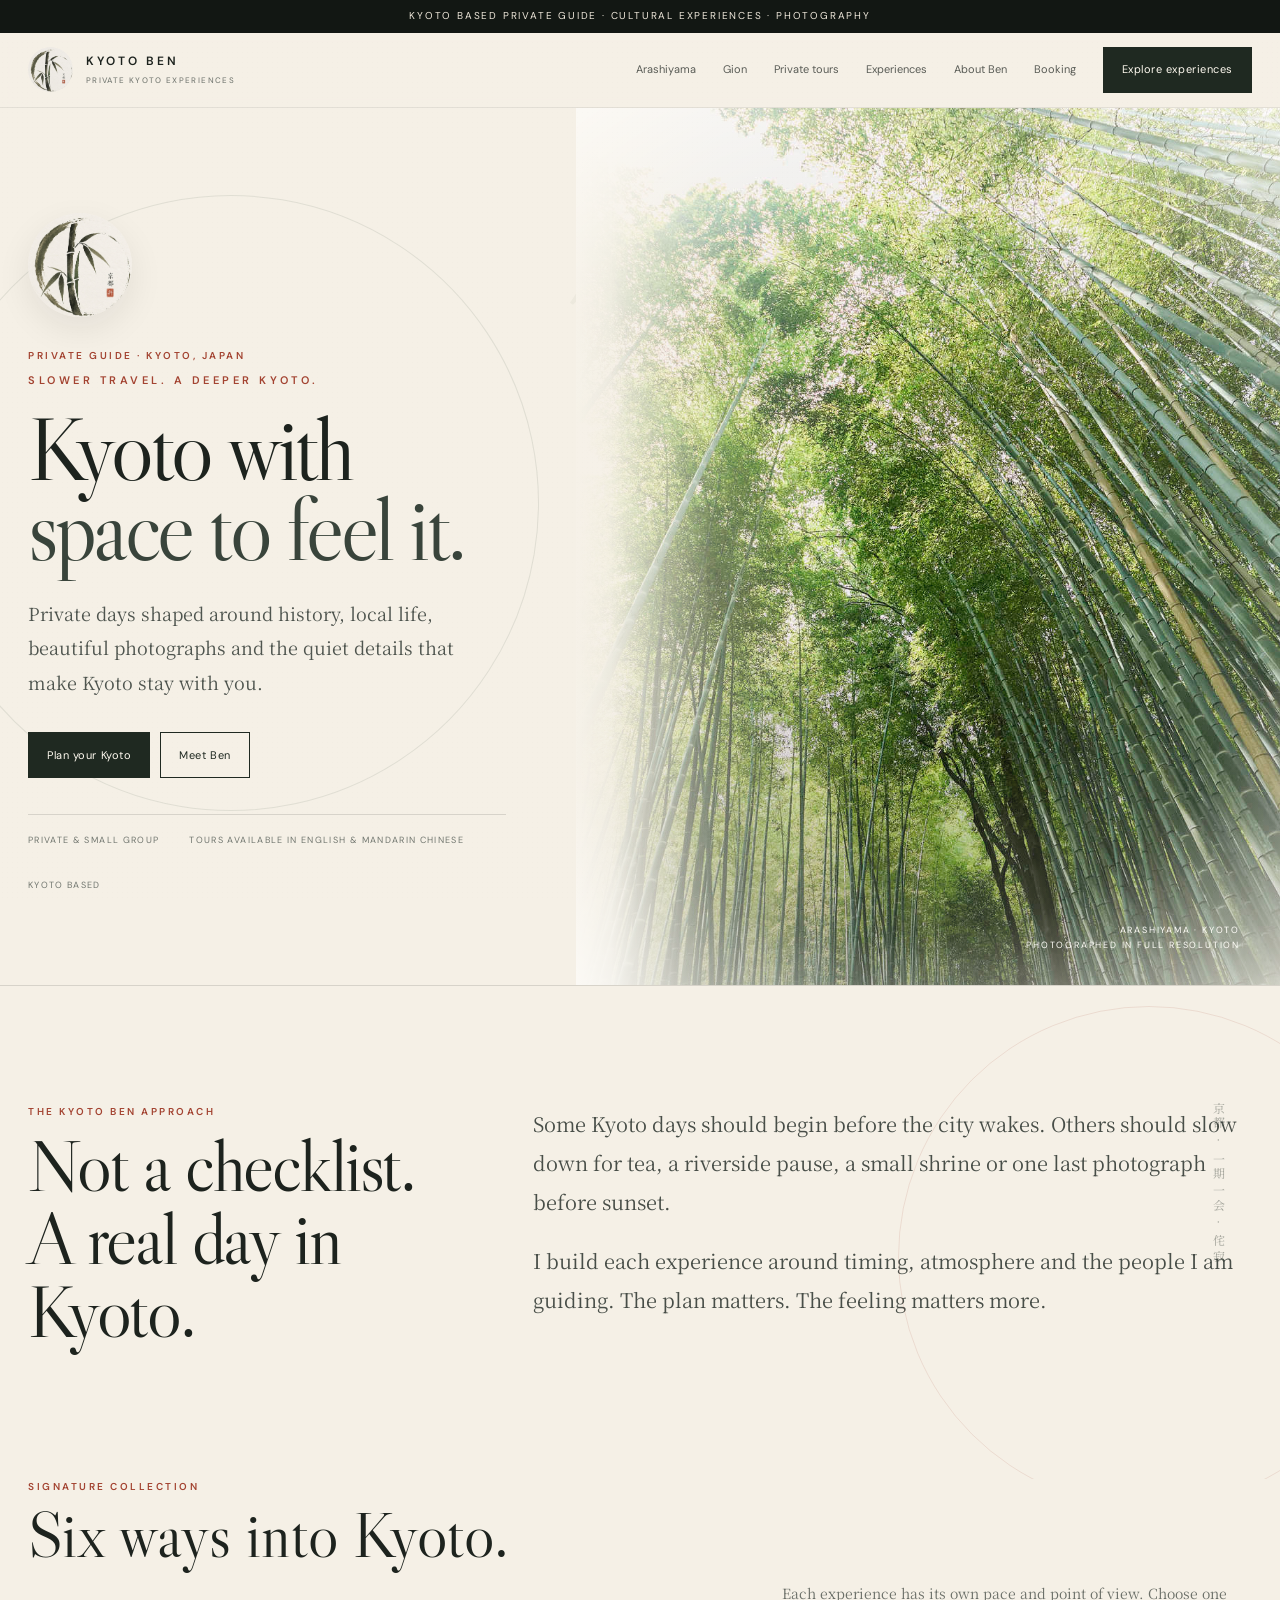
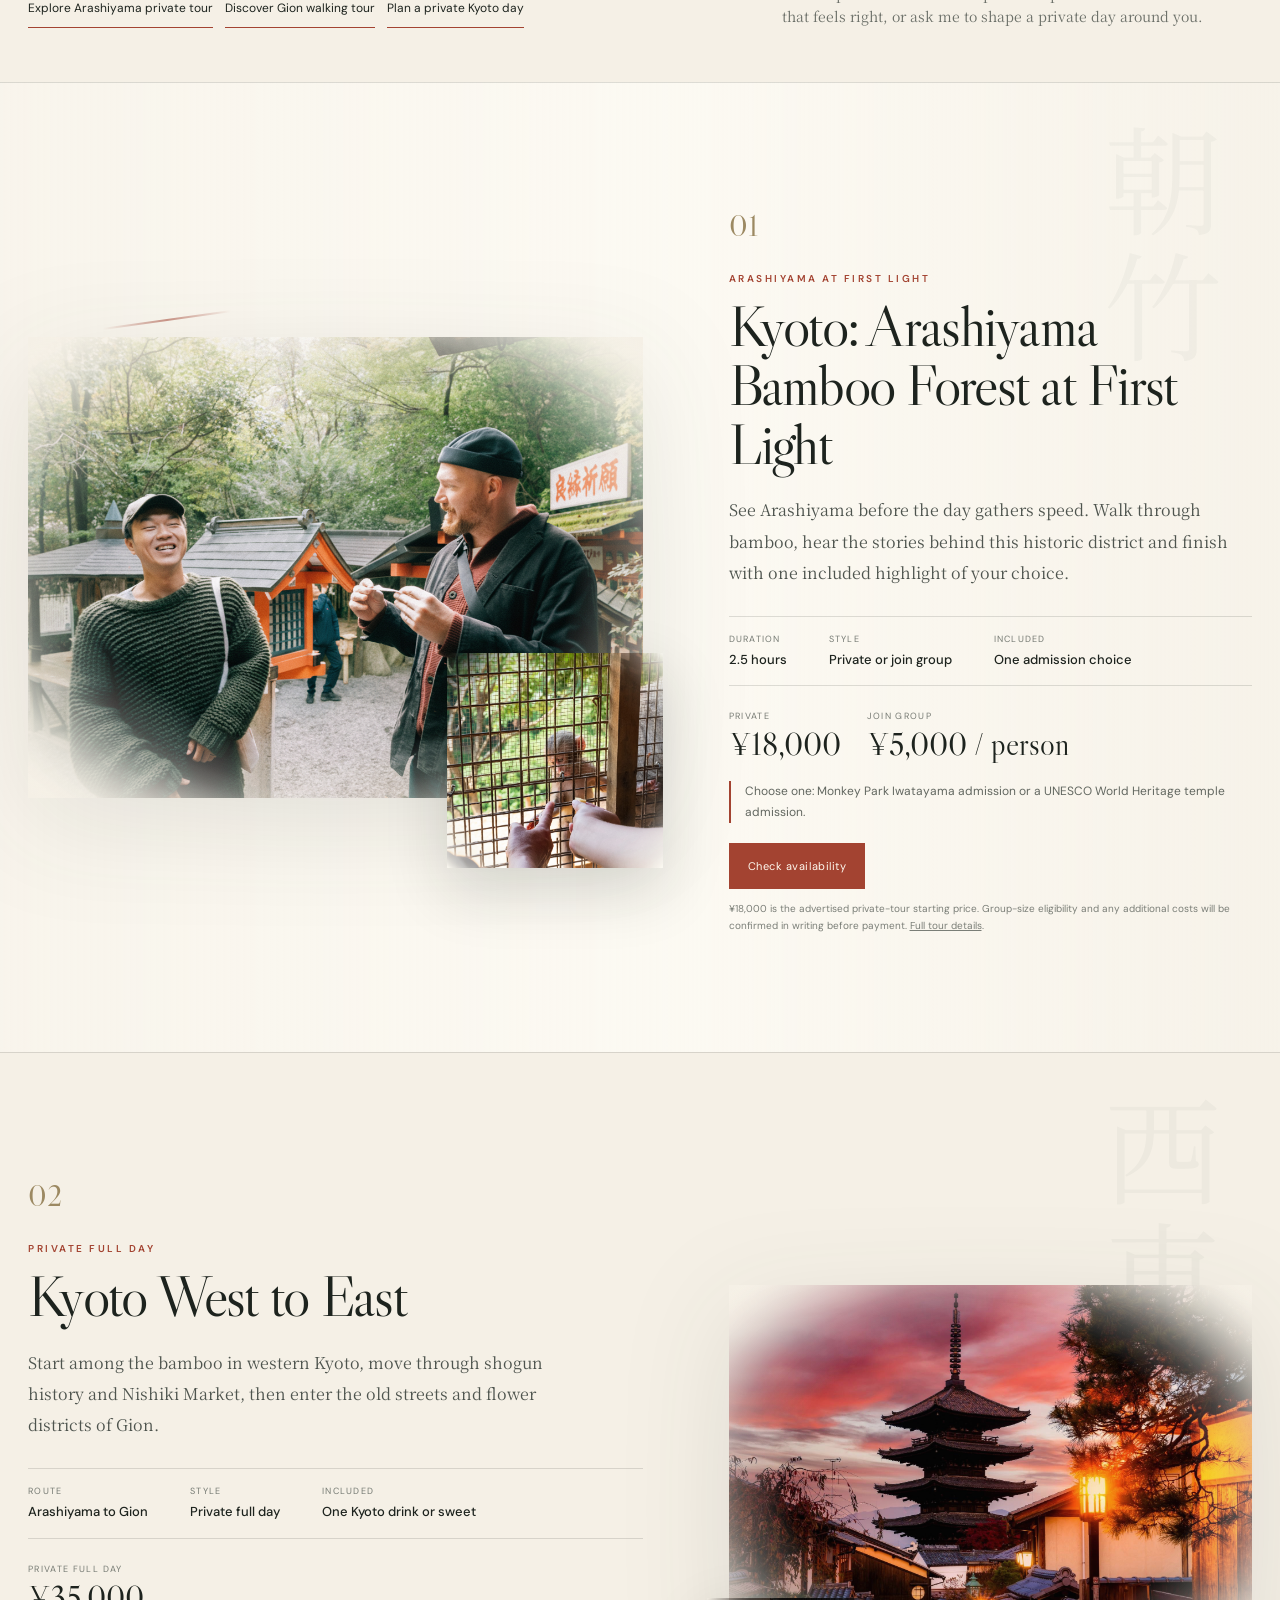
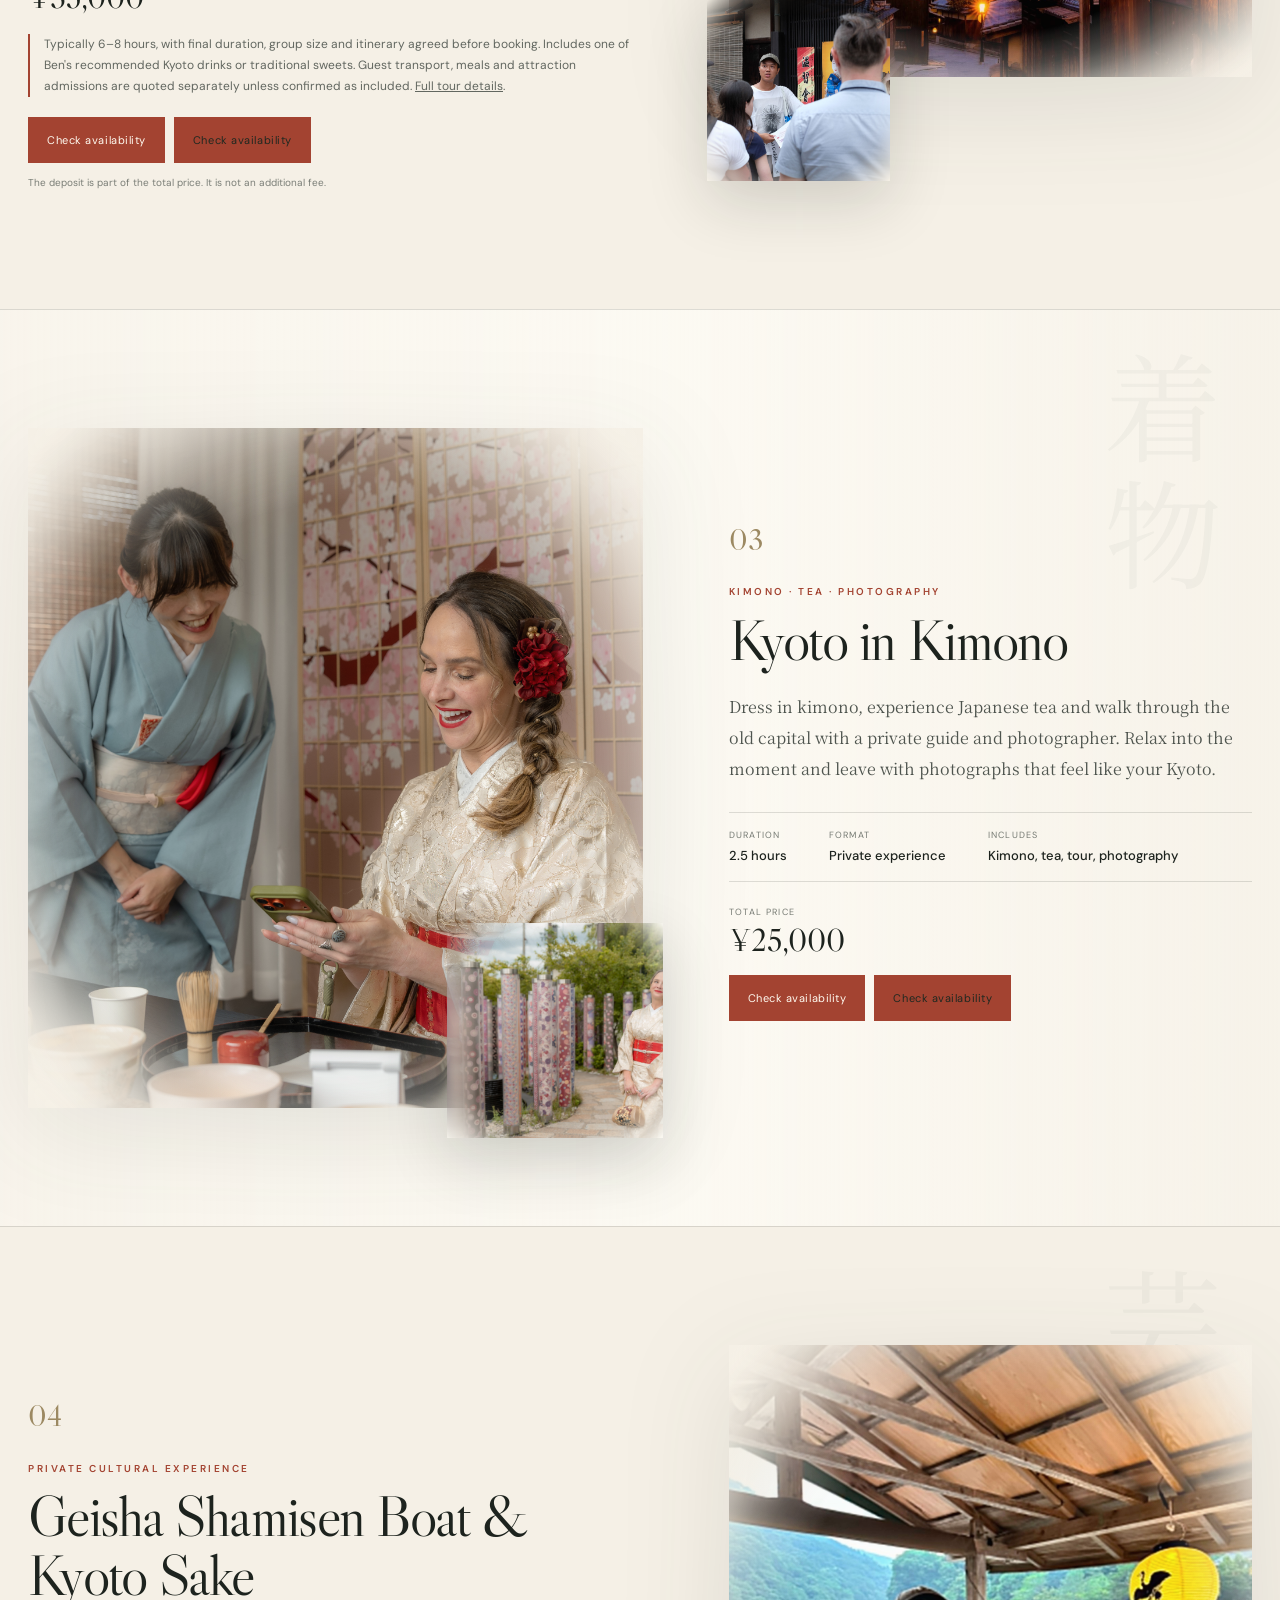
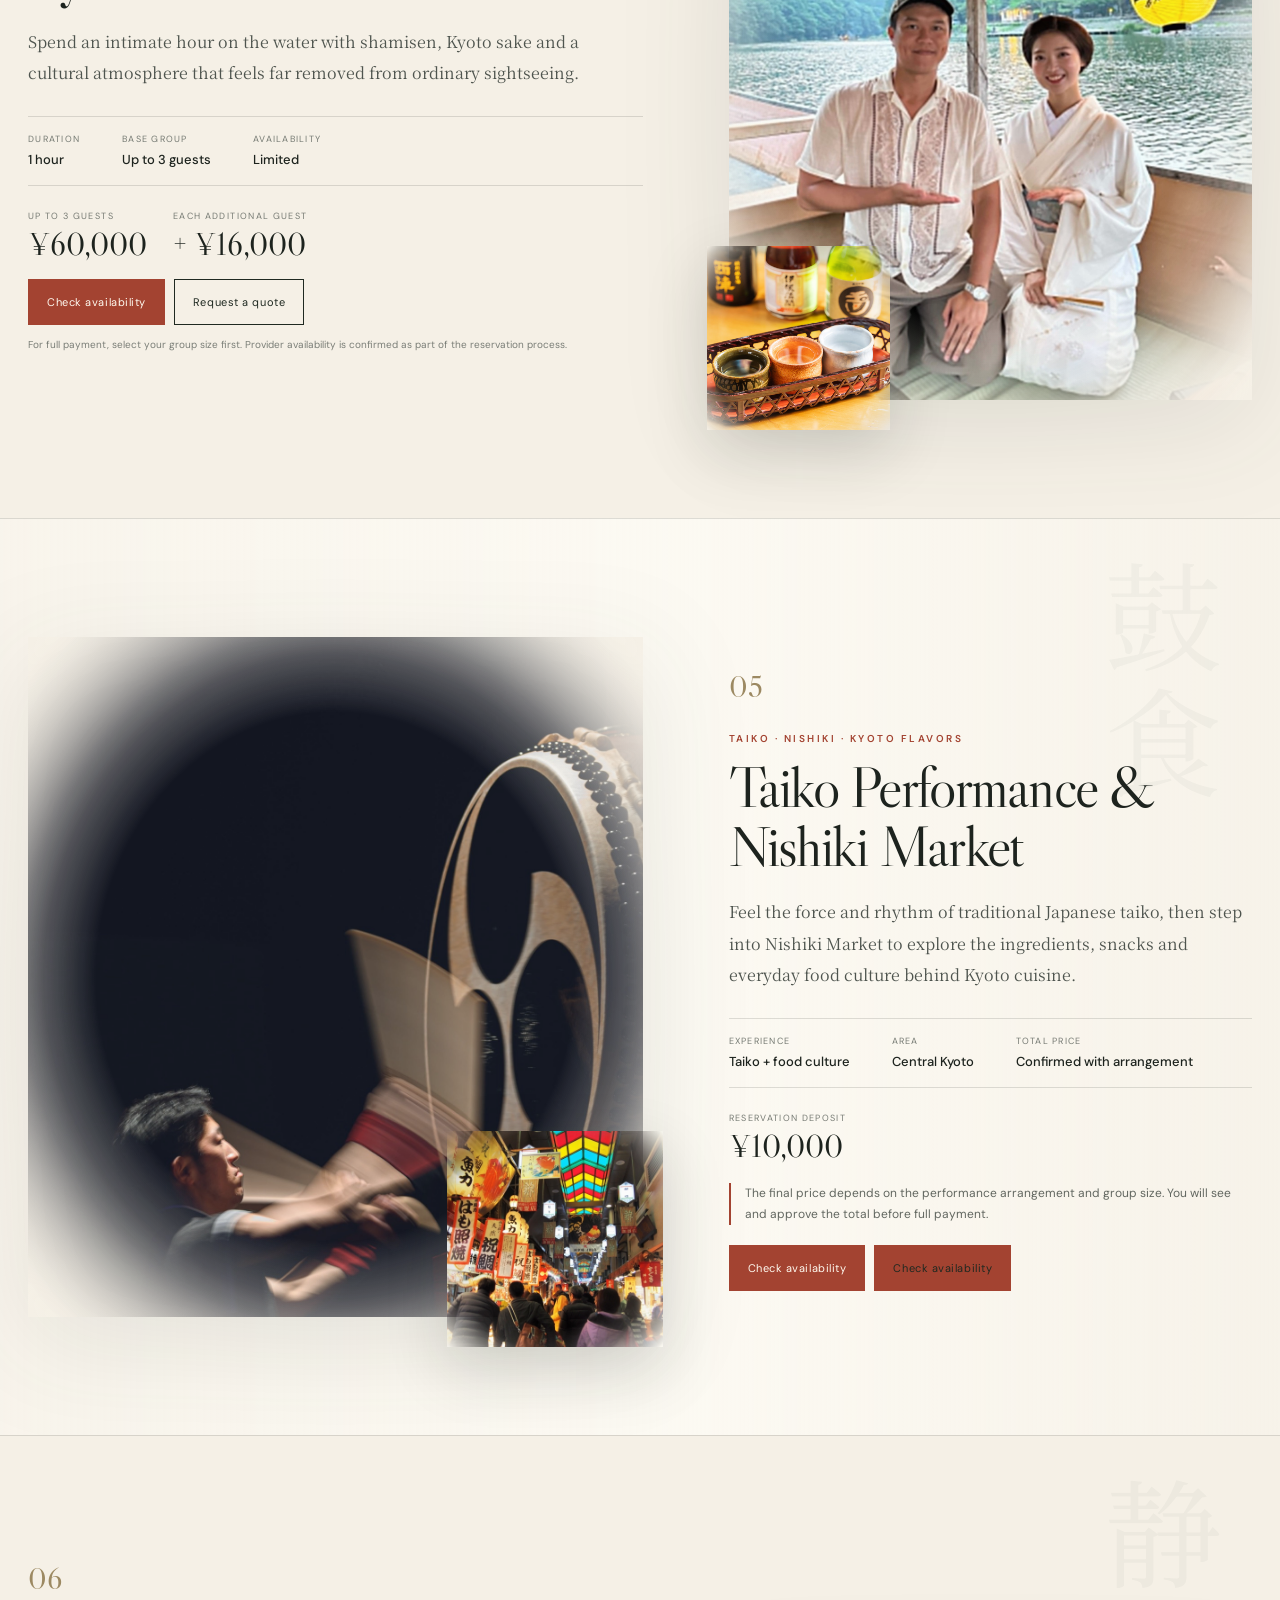
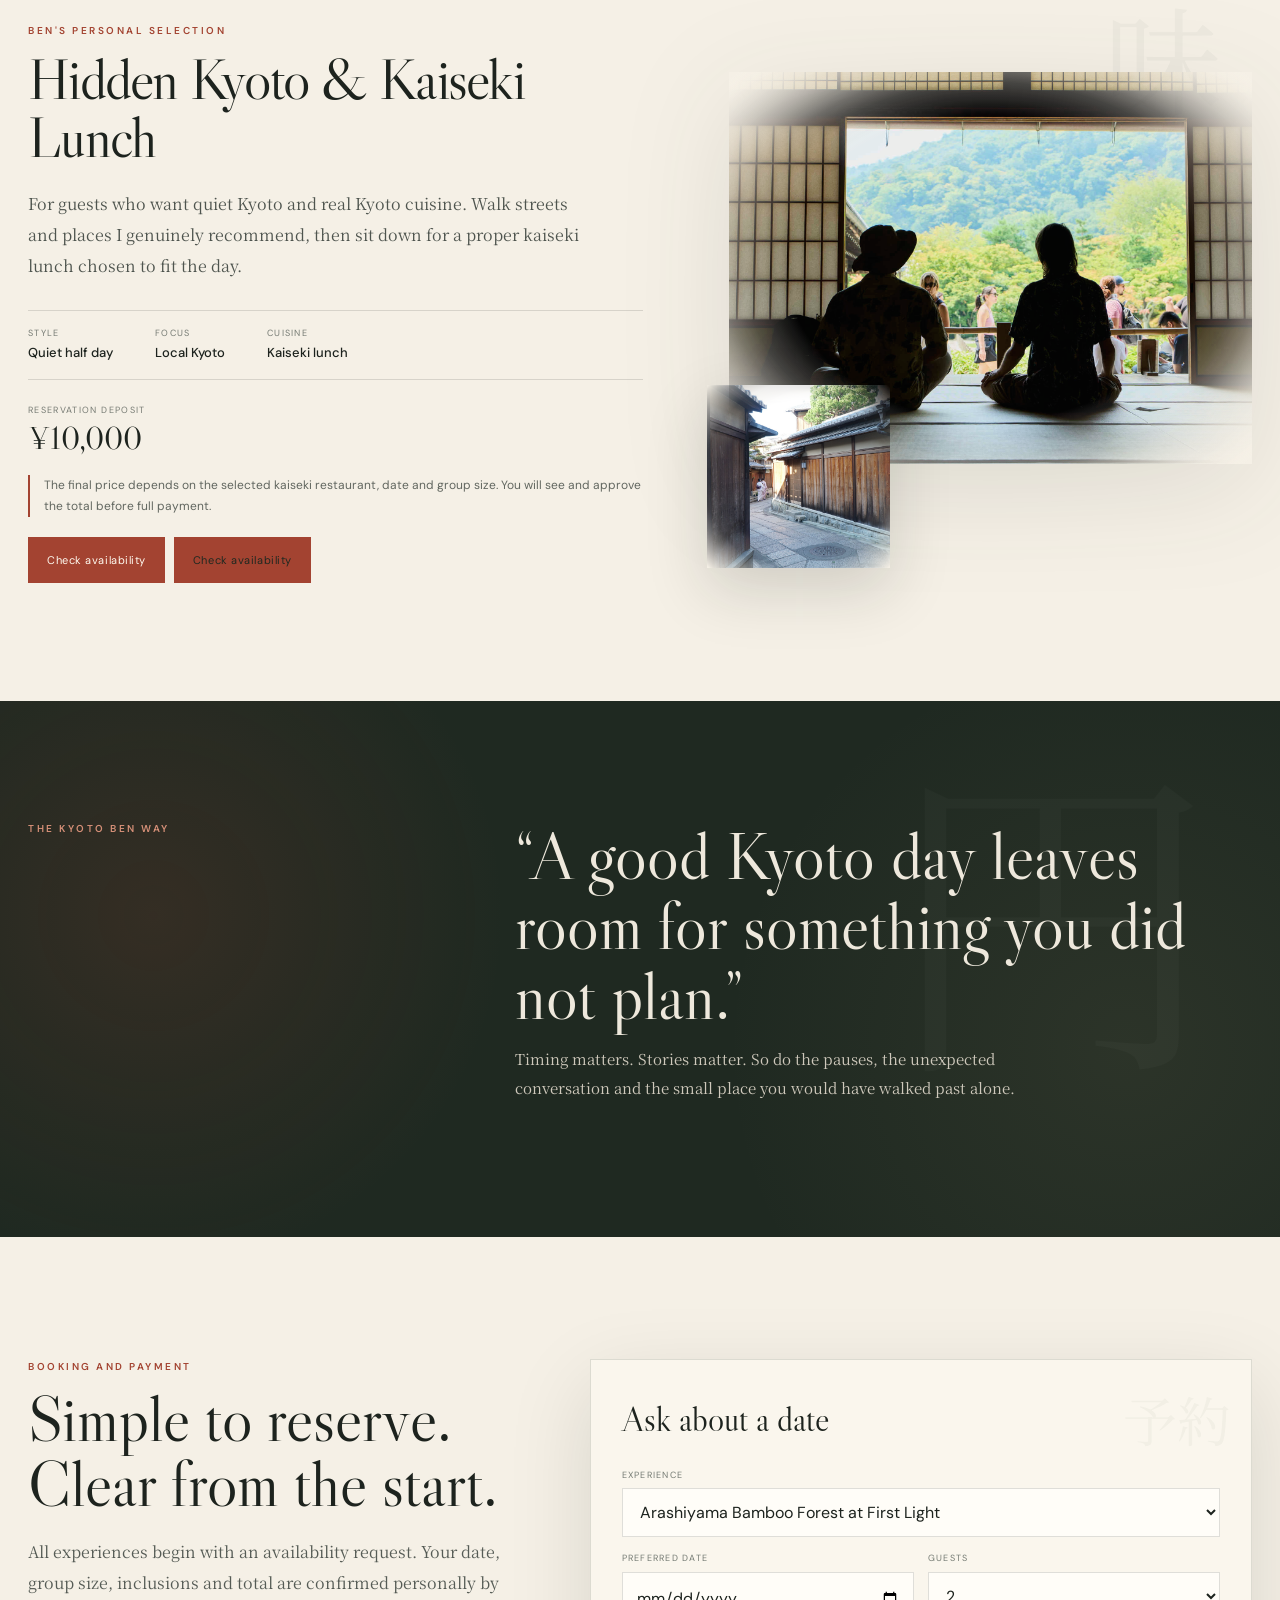
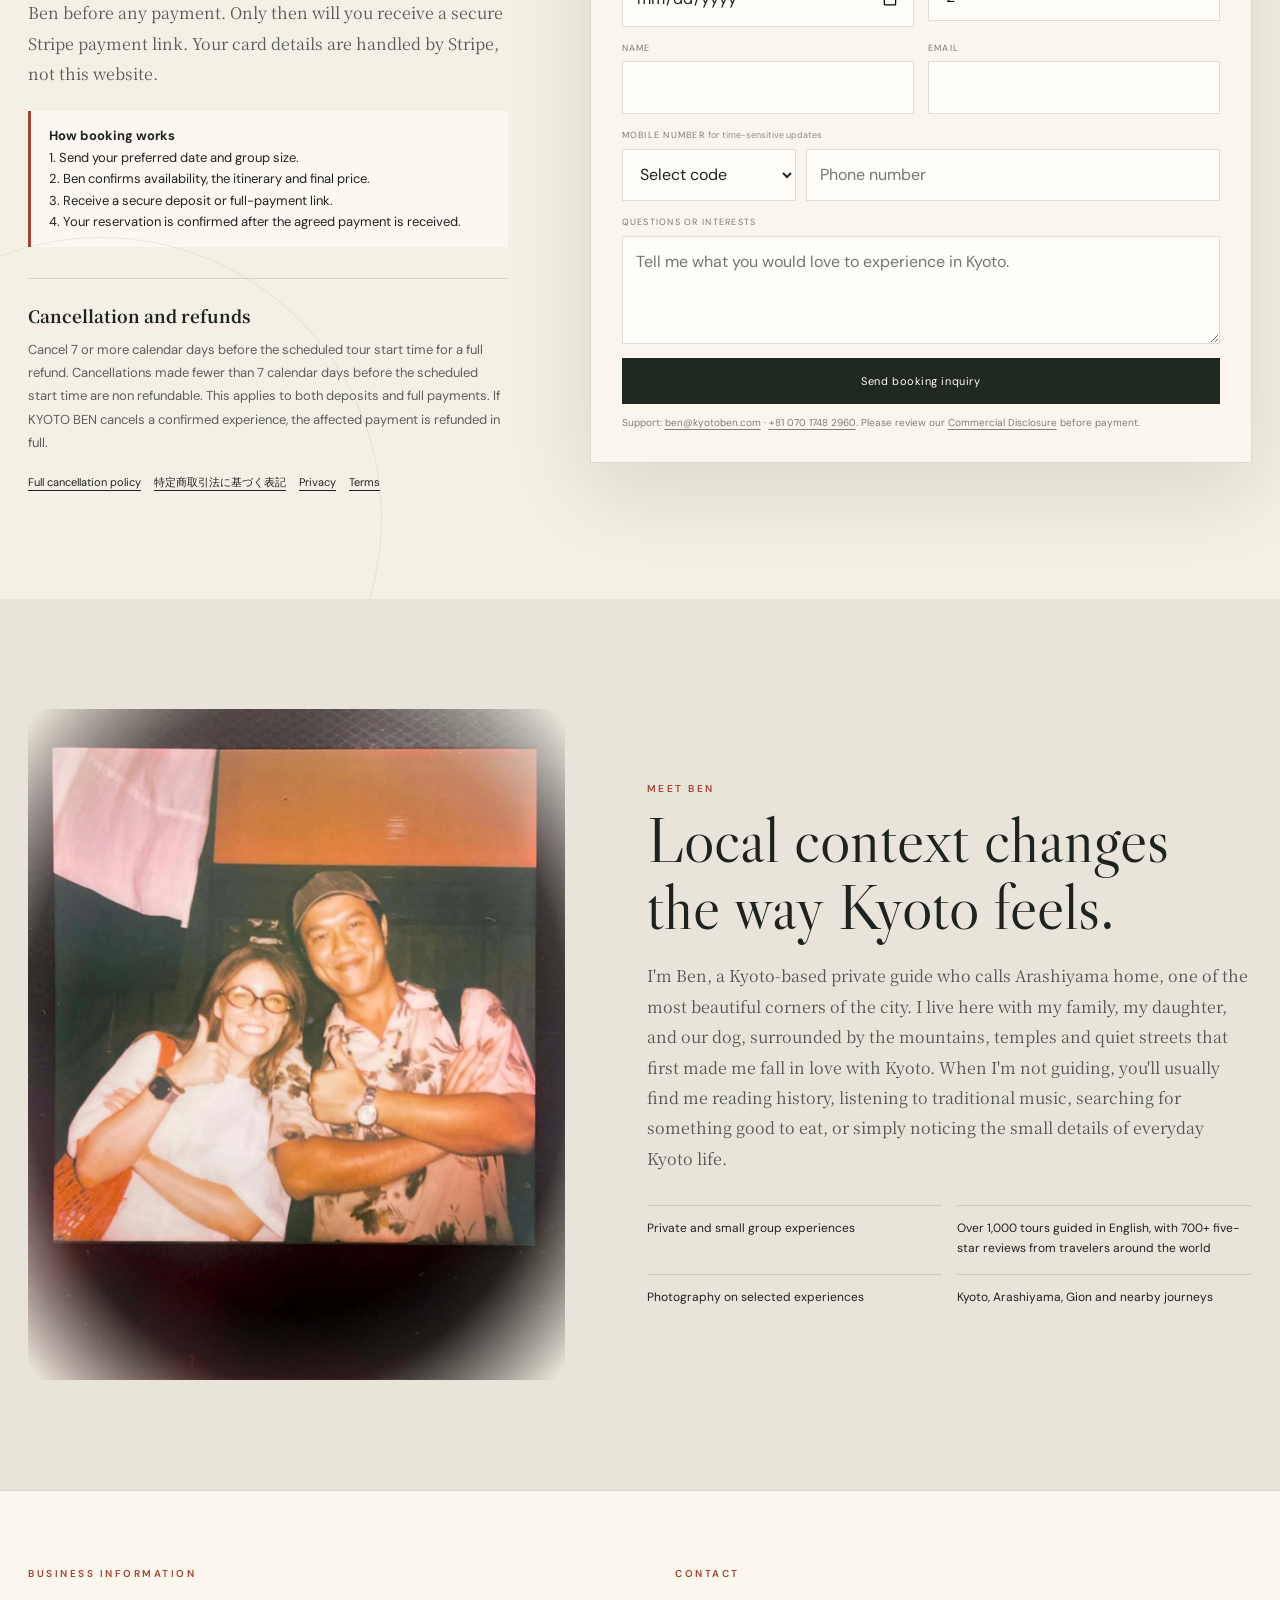
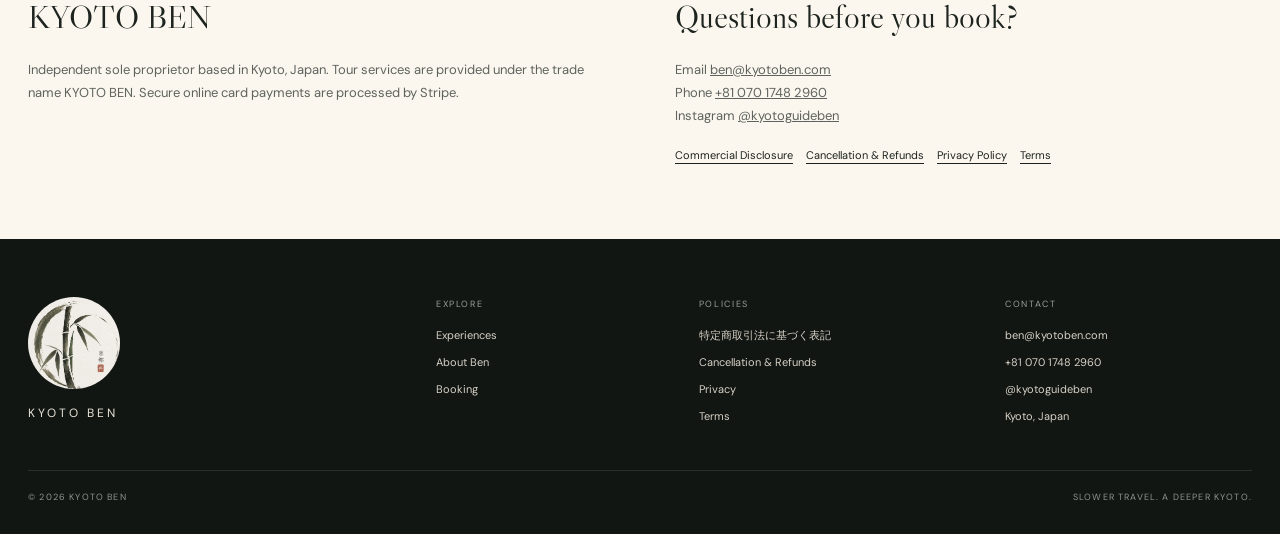
<file: index.html>
<!doctype html>
<html lang="en">
<head>
  <meta charset="utf-8">
  <meta name="viewport" content="width=device-width, initial-scale=1">
  <title>KYOTO BEN | Private Kyoto Experiences</title>
  <meta name="description" content="Private Kyoto experiences with Ben. Arashiyama at first light, Kyoto from west to east, kimono and tea, geisha shamisen boat, taiko and quiet Kyoto with kaiseki.">
  <link rel="canonical" href="https://kyotoben.com/">
  <meta name="robots" content="index,follow,max-image-preview:large">
  <meta property="og:title" content="KYOTO BEN | Private Kyoto Experiences">
  <meta property="og:description" content="Slower travel. A deeper Kyoto.">
  <meta property="og:type" content="website">
  <meta property="og:url" content="https://kyotoben.com/">
  <meta property="og:image" content="https://kyotoben.com/assets/arashiyama-bamboo.jpg">
  <meta name="theme-color" content="#1f2921">
  <link rel="preconnect" href="https://fonts.googleapis.com">
  <link rel="preconnect" href="https://fonts.gstatic.com" crossorigin>
  <link href="https://fonts.googleapis.com/css2?family=DM+Sans:wght@400;500;600&family=Libre+Caslon+Display&family=Noto+Serif+JP:wght@400;500&display=swap" rel="stylesheet">
  <style>
    :root{
      --ink:#1d231e;
      --deep:#1f2921;
      --deep2:#121713;
      --moss:#667166;
      --paper:#f5f0e6;
      --paper2:#fbf7ee;
      --red:#a34331;
      --gold:#9c8962;
      --muted:#6c7069;
      --line:rgba(29,35,30,.14);
      --white:#fffdf7;
      --shadow:0 26px 80px rgba(19,25,20,.12);
      --serif:"Libre Caslon Display","Noto Serif JP",serif;
      --sans:"DM Sans",system-ui,sans-serif;
    }
    *{box-sizing:border-box}
    html{scroll-behavior:smooth;background:var(--paper)}
    body{margin:0;background:var(--paper);color:var(--ink);font-family:var(--sans);line-height:1.65;overflow-x:hidden}
    body:before{content:"";position:fixed;inset:0;pointer-events:none;z-index:999;background-image:radial-gradient(rgba(34,42,35,.045) .7px,transparent .7px);background-size:5px 5px;opacity:.35;mix-blend-mode:multiply}
    a{color:inherit;text-decoration:none}
    button,input,textarea,select{font:inherit}
    img{display:block;width:100%;height:100%;object-fit:cover}
    .wrap{width:min(1240px,calc(100% - 56px));margin:auto}
    .eyebrow{font-size:10px;letter-spacing:.25em;text-transform:uppercase;color:var(--red);font-weight:600}
    .topnote{background:var(--deep2);color:#eee7da;text-align:center;padding:8px 18px;font-size:10px;letter-spacing:.18em;text-transform:uppercase}

    header{position:sticky;top:0;z-index:100;background:rgba(245,240,230,.88);backdrop-filter:blur(18px);border-bottom:1px solid rgba(29,35,30,.08)}
    .nav{height:74px;display:flex;align-items:center;justify-content:space-between;gap:24px}
    .brand{display:flex;align-items:center;gap:13px}
    .brand img{width:45px;height:45px;border-radius:50%;object-fit:cover;filter:saturate(.88) contrast(.98)}
    .brandword{font-size:12px;letter-spacing:.25em;font-weight:600}
    .brandword small{display:block;font-size:8px;letter-spacing:.17em;color:#7c8079;font-weight:500;margin-top:2px}
    nav{display:flex;align-items:center;gap:27px;font-size:11px}
    nav>a:not(.btn){opacity:.72}
    nav>a:hover{opacity:1}
    .btn{border:1px solid var(--deep);background:var(--deep);color:#fffaf0;min-height:46px;padding:12px 18px;display:inline-flex;align-items:center;justify-content:center;font-size:11px;letter-spacing:.05em;cursor:pointer;transition:.22s ease}
    .btn:hover{transform:translateY(-1px);box-shadow:0 10px 28px rgba(31,41,33,.16)}
    .btn.ghost{background:transparent;color:var(--deep)}
    .btn.red{background:var(--red);border-color:var(--red)}

    .hero{min-height:780px;position:relative;display:grid;grid-template-columns:.9fr 1.1fr;overflow:hidden;border-bottom:1px solid var(--line)}
    .hero:before{content:"";position:absolute;left:-6vw;top:10%;width:48vw;height:48vw;border:1px solid rgba(88,100,86,.13);border-radius:50%;transform:rotate(-12deg);pointer-events:none}
    .hero:after{content:"竹";position:absolute;left:44%;top:9%;font-family:"Noto Serif JP",serif;font-size:210px;color:rgba(36,47,38,.035);line-height:1;pointer-events:none}
    .hero-copy{position:relative;z-index:3;padding:105px 5.5vw 92px max(28px,calc((100vw - 1240px)/2));display:flex;flex-direction:column;justify-content:center}
    .hero-logo{width:104px;height:104px;border-radius:50%;overflow:hidden;margin-bottom:31px;box-shadow:0 12px 34px rgba(21,28,23,.08)}
    .hero h1{font-family:var(--serif);font-size:clamp(66px,7vw,112px);font-weight:400;line-height:.89;letter-spacing:-.042em;margin:12px 0 28px;max-width:640px}
    .hero h1 small{display:block;font-family:var(--sans);font-size:11px;letter-spacing:.32em;color:var(--red);text-transform:uppercase;margin-bottom:23px;font-weight:600}
    .hero h1 em{font-style:normal;color:#39443b}
    .hero p{font-family:"Noto Serif JP",serif;font-size:18px;line-height:1.9;color:#4f554f;max-width:560px;margin:0 0 33px}
    .hero-actions{display:flex;gap:10px;flex-wrap:wrap}
    .hero-note{display:flex;gap:30px;flex-wrap:wrap;border-top:1px solid var(--line);margin-top:36px;padding-top:18px;font-size:9px;letter-spacing:.15em;text-transform:uppercase;color:#71766f}
    .hero-art{position:relative;min-height:780px;background:#d7dbd3;overflow:hidden}
    .hero-art img{position:absolute;inset:-1%;width:102%;height:102%;object-position:center 47%;filter:saturate(.9) contrast(.98)}
    .hero-art:before{content:"";position:absolute;z-index:2;inset:0;background:linear-gradient(90deg,var(--paper) 0%,rgba(245,240,230,.94) 5%,rgba(245,240,230,.35) 20%,rgba(245,240,230,0) 42%),linear-gradient(180deg,rgba(0,0,0,0) 58%,rgba(18,25,20,.32) 100%)}
    .hero-art:after{content:"";position:absolute;z-index:2;inset:0;background:radial-gradient(circle at 45% 50%,transparent 38%,rgba(245,240,230,.15) 67%,rgba(245,240,230,.8) 100%);mix-blend-mode:screen}
    .hero-caption{position:absolute;z-index:4;bottom:32px;right:40px;color:#fffdf8;text-align:right;font-size:9px;letter-spacing:.2em;text-transform:uppercase;text-shadow:0 2px 18px rgba(0,0,0,.25)}

    .intro{position:relative;padding:118px 0 122px;overflow:hidden}
    .intro:before{content:"";position:absolute;right:-120px;top:20px;width:500px;height:500px;border-radius:50%;border:1px solid rgba(163,67,49,.12)}
    .intro-grid{display:grid;grid-template-columns:.72fr 1.28fr;gap:100px;align-items:start}
    .intro h2{font-family:var(--serif);font-size:clamp(50px,5.7vw,82px);line-height:1;font-weight:400;letter-spacing:-.03em;margin:9px 0}
    .intro-copy{font-family:"Noto Serif JP",serif;font-size:20px;line-height:1.95;color:#484e48;max-width:720px}
    .intro-copy p{margin-top:0}
    .kanji-note{font-family:"Noto Serif JP",serif;font-size:12px;letter-spacing:.28em;writing-mode:vertical-rl;color:rgba(35,45,37,.38);position:absolute;right:4vw;top:115px}

    .collection-head{padding:0 0 54px}
    .collection-head .inner{display:flex;align-items:end;justify-content:space-between;gap:50px}
    .collection-head h2{font-family:var(--serif);font-size:clamp(46px,5vw,74px);font-weight:400;line-height:1;margin:8px 0 0}
    .collection-head p{max-width:470px;color:var(--muted);margin:0;font-family:"Noto Serif JP",serif;font-size:14px}

    .experience{position:relative;padding:118px 0;border-top:1px solid var(--line);overflow:hidden}
    .experience:nth-child(even){background:linear-gradient(90deg,rgba(255,253,247,.35),rgba(255,253,247,.74) 52%,rgba(255,253,247,.18))}
    .experience:before{content:attr(data-kanji);position:absolute;right:1.6vw;top:38px;font-family:"Noto Serif JP",serif;font-size:118px;color:rgba(41,53,43,.035);writing-mode:vertical-rl;letter-spacing:.08em;pointer-events:none}
    .exp-grid{display:grid;grid-template-columns:1.08fr .92fr;gap:86px;align-items:center}
    .experience.reverse .visual{order:2}
    .experience.reverse .exp-copy{order:1}
    .visual{position:relative;min-height:540px;display:flex;align-items:center}
    .main-img{position:relative;width:100%;aspect-ratio:4/3;overflow:hidden;filter:drop-shadow(0 25px 55px rgba(31,41,33,.12));isolation:isolate}
    .main-img.tall{aspect-ratio:4/5;max-height:680px}
    .main-img img{filter:saturate(.92) contrast(.98)}
    .main-img:after{content:"";position:absolute;inset:-1px;background:radial-gradient(ellipse at center,transparent 55%,rgba(245,240,230,.25) 72%,var(--paper) 98%);z-index:2;pointer-events:none}
    .main-img.soft img{-webkit-mask-image:radial-gradient(ellipse at center,black 55%,rgba(0,0,0,.87) 67%,transparent 98%);mask-image:radial-gradient(ellipse at center,black 55%,rgba(0,0,0,.87) 67%,transparent 98%)}
    .small-img{position:absolute;width:35%;aspect-ratio:1/1;right:-20px;bottom:-30px;overflow:hidden;z-index:5;box-shadow:0 22px 58px rgba(24,31,25,.16)}
    .small-img img{-webkit-mask-image:radial-gradient(ellipse at center,black 58%,rgba(0,0,0,.86) 73%,transparent 99%);mask-image:radial-gradient(ellipse at center,black 58%,rgba(0,0,0,.86) 73%,transparent 99%)}
    .reverse .small-img{right:auto;left:-22px}
    .brush-line{position:absolute;width:130px;height:2px;background:linear-gradient(90deg,transparent,var(--red),transparent);left:12%;top:4%;transform:rotate(-8deg);opacity:.55}
    .exp-num{font-family:var(--serif);font-size:30px;color:var(--gold);margin-bottom:20px}
    .exp-copy{position:relative}
    .exp-copy h3{font-family:var(--serif);font-size:clamp(44px,4.5vw,67px);font-weight:400;line-height:1.02;letter-spacing:-.03em;margin:10px 0 21px}
    .exp-copy .lead{font-family:"Noto Serif JP",serif;font-size:16px;line-height:1.95;color:#4e544e;margin:0 0 24px;max-width:560px}
    .facts{display:flex;flex-wrap:wrap;border-top:1px solid var(--line);border-bottom:1px solid var(--line);margin:28px 0 23px}
    .fact{padding:15px 21px 15px 0;margin-right:21px;font-size:9px;letter-spacing:.14em;text-transform:uppercase;color:#757a73}
    .fact strong{display:block;color:var(--ink);font-size:13px;letter-spacing:0;text-transform:none;margin-top:2px;font-weight:500}
    .pricebox{display:flex;gap:26px;align-items:end;flex-wrap:wrap;margin:23px 0 18px}
    .priceblock small{display:block;font-size:9px;letter-spacing:.15em;text-transform:uppercase;color:#777b74}
    .priceblock strong{display:block;font-family:var(--serif);font-size:31px;font-weight:400;line-height:1.1;margin-top:3px}
    .included{border-left:2px solid var(--red);padding-left:14px;color:#626760;font-size:12px;line-height:1.75;margin:20px 0}
    .actions{display:flex;gap:9px;flex-wrap:wrap}
    .fine{font-size:10px;color:#7a7e77;margin-top:12px}

    .editorial-break{position:relative;background:var(--deep);color:#eee8dc;padding:120px 0;overflow:hidden}
    .editorial-break:before{content:"";position:absolute;inset:0;background:radial-gradient(circle at 12% 40%,rgba(163,67,49,.16),transparent 30%),radial-gradient(circle at 88% 65%,rgba(160,147,109,.10),transparent 34%)}
    .editorial-break:after{content:"円";position:absolute;right:5vw;top:-70px;font-family:"Noto Serif JP",serif;font-size:330px;color:rgba(255,255,255,.025)}
    .editorial-grid{position:relative;z-index:2;display:grid;grid-template-columns:.7fr 1.3fr;gap:90px;align-items:start}
    .editorial-break blockquote{font-family:var(--serif);font-size:clamp(46px,5.2vw,76px);line-height:1.05;margin:0;font-weight:400}
    .editorial-break p{font-family:"Noto Serif JP",serif;color:#cfc9bc;max-width:570px;font-size:15px;line-height:1.9}
    .editorial-break .eyebrow{color:#d69078}

    .booking{position:relative;padding:122px 0 108px;overflow:hidden}
    .booking:before{content:"";position:absolute;left:-180px;bottom:-200px;width:560px;height:560px;border:1px solid rgba(91,108,92,.12);border-radius:50%}
    .booking-grid{display:grid;grid-template-columns:.84fr 1.16fr;gap:82px;align-items:start}
    .booking h2{font-family:var(--serif);font-size:clamp(48px,5vw,74px);line-height:1.02;font-weight:400;margin:10px 0 21px}
    .booking-copy>p{font-family:"Noto Serif JP",serif;color:#555b55;line-height:1.9}
    .policy-card{margin-top:31px;border-top:1px solid var(--line);padding-top:23px}
    .policy-card strong{display:block;font-family:"Noto Serif JP",serif;font-size:17px;margin-bottom:8px}
    .policy-card p{font-size:13px;color:#5b605a;margin:0;line-height:1.8}
    .business-links{display:flex;gap:13px;flex-wrap:wrap;margin-top:18px}
    .textlink{font-size:11px;text-decoration:underline;text-underline-offset:4px}
    .booking-card{position:relative;background:rgba(251,247,238,.86);border:1px solid rgba(29,35,30,.13);padding:31px;box-shadow:var(--shadow);backdrop-filter:blur(8px)}
    .booking-card:before{content:"予約";position:absolute;right:20px;top:14px;font-family:"Noto Serif JP",serif;font-size:54px;color:rgba(35,44,36,.035)}
    .booking-card h3{font-family:var(--serif);font-size:34px;font-weight:400;margin:0 0 20px}
    .form-grid{display:grid;grid-template-columns:1fr 1fr;gap:14px}
    .field{display:flex;flex-direction:column;gap:6px}
    .field.full{grid-column:1/-1}
    .phone-row{display:grid;grid-template-columns:minmax(150px,.42fr) minmax(0,1fr);gap:10px}
    .phone-note{font-size:9px;color:#8a8f88;letter-spacing:0;text-transform:none;margin-top:2px}
    label{font-size:9px;letter-spacing:.14em;text-transform:uppercase;color:#747a73}
    input,select,textarea{width:100%;border:1px solid var(--line);background:#fffdf8;padding:12px 13px;color:var(--ink);border-radius:0;outline:none}
    input:focus,select:focus,textarea:focus{border-color:rgba(31,41,33,.45)}
    textarea{min-height:108px;resize:vertical}
    .booking-card .btn{width:100%;margin-top:14px}
    .secure{font-size:10px;color:#7a7f78;margin-top:11px}
    .secure a{text-decoration:underline;text-underline-offset:3px}
    .form-status{display:none;margin-top:14px;padding:13px 14px;border-left:2px solid var(--gold);background:rgba(156,137,98,.08);font-family:"Noto Serif JP",serif;font-size:12px;line-height:1.7;color:#4f554f}
    .form-status.show{display:block}
    .form-status.error{border-left-color:var(--red);background:rgba(163,67,49,.07)}

    .about{position:relative;background:#e9e4d9;padding:110px 0;overflow:hidden}
    .about-grid{display:grid;grid-template-columns:.94fr 1.06fr;gap:82px;align-items:center}
    .about-photo{position:relative;aspect-ratio:4/5;overflow:hidden}
    .about-photo img{-webkit-mask-image:radial-gradient(ellipse at center,black 57%,rgba(0,0,0,.88) 72%,transparent 98%);mask-image:radial-gradient(ellipse at center,black 57%,rgba(0,0,0,.88) 72%,transparent 98%)}
    .about h2{font-family:var(--serif);font-size:clamp(47px,5vw,70px);font-weight:400;line-height:1.04;margin:10px 0 21px}
    .about p{font-family:"Noto Serif JP",serif;color:#515751;line-height:1.9}
    .ticks{display:grid;grid-template-columns:1fr 1fr;gap:15px;margin-top:31px}
    .tick{border-top:1px solid var(--line);padding-top:13px;font-size:12px}

    .business{padding:75px 0;background:var(--paper2);border-top:1px solid var(--line)}
    .business-grid{display:grid;grid-template-columns:1fr 1fr;gap:70px}
    .business h3{font-family:var(--serif);font-size:33px;font-weight:400;margin:8px 0 13px}
    .business p{font-size:13px;color:#5e635d;line-height:1.8}

    footer{background:#111612;color:#e9e3d8;padding:58px 0 29px}
    .footer-grid{display:grid;grid-template-columns:1.25fr .75fr .9fr .85fr;gap:45px}
    .footer-logo{width:92px;height:92px;border-radius:50%;overflow:hidden;filter:saturate(.8)}
    .footer-brand{font-size:12px;letter-spacing:.25em;margin-top:15px}
    .footer-title{font-size:9px;letter-spacing:.18em;text-transform:uppercase;color:#999f97;margin-bottom:14px}
    .footer-links{display:grid;gap:9px;font-size:11px;color:#d7d1c6}
    .footer-bottom{display:flex;justify-content:space-between;gap:20px;border-top:1px solid rgba(255,255,255,.1);margin-top:45px;padding-top:19px;font-size:9px;letter-spacing:.13em;text-transform:uppercase;color:#8f958d}

    .modal{position:fixed;inset:0;background:rgba(11,15,12,.6);display:none;align-items:center;justify-content:center;padding:25px;z-index:300;backdrop-filter:blur(6px)}
    .modal.open{display:flex}
    .modal-card{background:var(--paper2);width:min(520px,100%);padding:34px;box-shadow:0 32px 90px rgba(0,0,0,.28);position:relative;border:1px solid rgba(255,255,255,.22)}
    .modal-card h3{font-family:var(--serif);font-size:34px;font-weight:400;margin:8px 0 12px}
    .modal-card p{font-family:"Noto Serif JP",serif;color:#565c56}
    .close{position:absolute;right:14px;top:10px;border:0;background:none;font-size:28px;cursor:pointer;color:#5a5f59}
    .modal-actions{display:flex;gap:9px;margin-top:22px}

    @media(max-width:980px){
      nav>a:not(.btn){display:none}.hero{grid-template-columns:1fr;min-height:auto}.hero-copy{padding:82px 28px 58px}.hero-art{min-height:580px}.hero-art:before{background:linear-gradient(180deg,var(--paper) 0%,rgba(245,240,230,.15) 18%,rgba(0,0,0,0) 62%,rgba(18,25,20,.28))}.intro-grid,.exp-grid,.editorial-grid,.booking-grid,.about-grid,.business-grid{grid-template-columns:1fr}.intro-grid{gap:36px}.experience{padding:90px 0}.experience.reverse .visual,.experience.reverse .exp-copy{order:initial}.visual{min-height:0}.main-img.tall{aspect-ratio:4/3;max-height:none}.small-img{width:30%;right:2%;bottom:-25px}.reverse .small-img{left:auto;right:2%}.exp-grid{gap:62px}.kanji-note{display:none}.footer-grid{grid-template-columns:1fr 1fr}.booking-grid,.about-grid{gap:50px}
    }
    @media(max-width:620px){
      .wrap{width:min(100% - 30px,1240px)}.topnote{font-size:8px}.nav{height:66px}.brandword small{display:none}.nav .btn{padding:10px 13px;min-height:40px}.hero h1{font-size:58px}.hero p{font-size:16px}.hero-art{min-height:460px}.intro{padding:82px 0}.intro-copy{font-size:17px}.collection-head .inner{display:block}.collection-head p{margin-top:18px}.experience{padding:82px 0}.exp-copy h3{font-size:43px}.small-img{width:36%;bottom:-18px}.facts{display:grid;grid-template-columns:1fr 1fr}.fact{margin-right:0}.actions{display:grid}.actions .btn{width:100%}.editorial-break{padding:90px 0}.booking{padding:90px 0}.form-grid{grid-template-columns:1fr}.field.full{grid-column:auto}.phone-row{grid-template-columns:1fr}.ticks{grid-template-columns:1fr}.footer-grid{grid-template-columns:1fr}.footer-bottom{display:grid}.modal-actions{display:grid}.modal-actions .btn{width:100%}
    }
    .tour-links{display:flex;flex-wrap:wrap;gap:12px;margin-top:24px}
    .tour-links a{font-size:12px;border-bottom:1px solid var(--red);padding:8px 0}
    .booking-steps{padding:14px 18px;border-left:3px solid var(--red);background:rgba(255,253,247,.7);font-size:13px;margin:22px 0}
    .mobile-booking{display:none}
    @media(max-width:620px){body{padding-bottom:68px}.mobile-booking{display:flex;position:fixed;bottom:0;left:0;right:0;z-index:150;gap:8px;padding:10px 12px calc(10px + env(safe-area-inset-bottom));background:rgba(245,240,230,.97);box-shadow:0 -5px 25px rgba(0,0,0,.12)}.mobile-booking a{flex:1;text-align:center;min-height:44px}.hero-copy{padding-top:54px}.hero h1{font-size:clamp(46px,12vw,58px)}.hero-art{min-height:350px}.experience{padding:62px 0}}
  </style>
</head>
<body>
  <div class="topnote">Kyoto based private guide · Cultural experiences · Photography</div>
  <header>
    <div class="wrap nav">
      <a class="brand" href="#top"><img src="assets/photos/brand-logo.jpg" data-photo="header-logo" alt="KYOTO BEN logo"><span class="brandword">KYOTO BEN<small>PRIVATE KYOTO EXPERIENCES</small></span></a>
      <nav>
        <a href="arashiyama-private-tour.html">Arashiyama</a>
        <a href="gion-walking-tour.html">Gion</a>
        <a href="private-kyoto-tour.html">Private tours</a>
        <a href="#experiences">Experiences</a>
        <a href="#about">About Ben</a>
        <a href="#booking">Booking</a>
        <a class="btn" href="#experiences">Explore experiences</a>
      </nav>
    </div>
  </header>

  <main id="top">
    <section class="hero">
      <div class="hero-copy">
        <div class="hero-logo"><img src="assets/photos/brand-logo.jpg" data-photo="hero-logo" alt="KYOTO BEN bamboo mark"></div>
        <div class="eyebrow">Private guide · Kyoto, Japan</div>
        <h1><small>Slower travel. A deeper Kyoto.</small>Kyoto with <em>space to feel it.</em></h1>
        <p>Private days shaped around history, local life, beautiful photographs and the quiet details that make Kyoto stay with you.</p>
        <div class="hero-actions"><a class="btn" href="#booking">Plan your Kyoto</a><a class="btn ghost" href="#about">Meet Ben</a></div>
        <div class="hero-note"><span>Private & small group</span><span>Tours available in English & Mandarin Chinese</span><span>Kyoto based</span></div>
      </div>
      <div class="hero-art"><img src="assets/photos/hero-bamboo.jpg" data-photo="hero" alt="Sunlight through the Arashiyama bamboo grove"><div class="hero-caption">Arashiyama · Kyoto<br>Photographed in full resolution</div></div>
    </section>

    <section class="intro">
      <div class="kanji-note">京都 · 一期一会 · 侘寂</div>
      <div class="wrap intro-grid">
        <div><div class="eyebrow">The Kyoto Ben approach</div><h2>Not a checklist.<br>A real day in Kyoto.</h2></div>
        <div class="intro-copy"><p>Some Kyoto days should begin before the city wakes. Others should slow down for tea, a riverside pause, a small shrine or one last photograph before sunset.</p><p>I build each experience around timing, atmosphere and the people I am guiding. The plan matters. The feeling matters more.</p></div>
      </div>
    </section>

    <section id="experiences" class="collection-head wrap"><div class="inner"><div><div class="eyebrow">Signature collection</div><h2>Six ways into Kyoto.</h2><div class="tour-links"><a href="arashiyama-private-tour.html">Explore Arashiyama private tour</a><a href="gion-walking-tour.html">Discover Gion walking tour</a><a href="private-kyoto-tour.html">Plan a private Kyoto day</a></div></div><p>Each experience has its own pace and point of view. Choose one that feels right, or ask me to shape a private day around you.</p></div></section>

    <section class="experience" id="first-light" data-kanji="朝竹">
      <div class="wrap exp-grid">
        <div class="visual"><span class="brush-line"></span><div class="main-img soft"><img src="assets/photos/01-first-light-main.png" data-photo="first-light-main" alt="Ben speaking with a guest in Arashiyama"></div><div class="small-img"><img src="assets/photos/01-first-light-small.jpg" data-photo="first-light-small" alt="Monkey Park Iwatayama feeding experience"></div></div>
        <div class="exp-copy"><div class="exp-num">01</div><div class="eyebrow">Arashiyama at first light</div><h3>Kyoto: Arashiyama Bamboo Forest at First Light</h3><p class="lead">See Arashiyama before the day gathers speed. Walk through bamboo, hear the stories behind this historic district and finish with one included highlight of your choice.</p>
          <div class="facts"><div class="fact">Duration<strong>2.5 hours</strong></div><div class="fact">Style<strong>Private or join group</strong></div><div class="fact">Included<strong>One admission choice</strong></div></div>
          <div class="pricebox"><div class="priceblock"><small>Private</small><strong>¥18,000</strong></div><div class="priceblock"><small>Join group</small><strong>¥5,000 / person</strong></div></div>
          <div class="included">Choose one: Monkey Park Iwatayama admission or a UNESCO World Heritage temple admission.</div>
          <div class="actions"><button class="btn red inquiry" data-tour="Arashiyama Bamboo Forest at First Light">Check availability</button></div>
          <div class="fine">¥18,000 is the advertised private-tour starting price. Group-size eligibility and any additional costs will be confirmed in writing before payment. <a href="arashiyama-private-tour.html"><u>Full tour details</u></a>.</div>
        </div>
      </div>
    </section>

    <section class="experience reverse" id="west-east" data-kanji="西東">
      <div class="wrap exp-grid">
        <div class="visual"><div class="main-img soft"><img src="assets/photos/02-west-east-main.jpg" data-photo="west-east-main" alt="Kyoto in autumn along the Kamo River"></div><div class="small-img"><img src="assets/photos/02-west-east-small.jpg" data-photo="west-east-small" alt="Nishiki Market in central Kyoto"></div></div>
        <div class="exp-copy"><div class="exp-num">02</div><div class="eyebrow">Private full day</div><h3>Kyoto West to East</h3><p class="lead">Start among the bamboo in western Kyoto, move through shogun history and Nishiki Market, then enter the old streets and flower districts of Gion.</p>
          <div class="facts"><div class="fact">Route<strong>Arashiyama to Gion</strong></div><div class="fact">Style<strong>Private full day</strong></div><div class="fact">Included<strong>One Kyoto drink or sweet</strong></div></div>
          <div class="pricebox"><div class="priceblock"><small>Private full day</small><strong>¥35,000</strong></div></div>
          <div class="included">Typically 6–8 hours, with final duration, group size and itinerary agreed before booking. Includes one of Ben's recommended Kyoto drinks or traditional sweets. Guest transport, meals and attraction admissions are quoted separately unless confirmed as included. <a href="private-kyoto-tour.html"><u>Full tour details</u></a>.</div>
          <div class="actions"><button class="btn pay" data-key="westToEast" data-mode="deposit">Pay ¥10,000 deposit</button><button class="btn ghost pay" data-key="westToEast" data-mode="full">Pay in full</button></div>
          <div class="fine">The deposit is part of the total price. It is not an additional fee.</div>
        </div>
      </div>
    </section>

    <section class="experience" id="kimono" data-kanji="着物">
      <div class="wrap exp-grid">
        <div class="visual"><div class="main-img tall soft"><img src="assets/photos/03-kimono-main.jpg" data-photo="kimono-main" alt="Kimono cultural experience in Kyoto"></div><div class="small-img"><img src="assets/photos/03-kimono-small.jpg" data-photo="kimono-small" alt="Guests with their Kyoto tea ceremony teacher"></div></div>
        <div class="exp-copy"><div class="exp-num">03</div><div class="eyebrow">Kimono · Tea · Photography</div><h3>Kyoto in Kimono</h3><p class="lead">Dress in kimono, experience Japanese tea and walk through the old capital with a private guide and photographer. Relax into the moment and leave with photographs that feel like your Kyoto.</p>
          <div class="facts"><div class="fact">Duration<strong>2.5 hours</strong></div><div class="fact">Format<strong>Private experience</strong></div><div class="fact">Includes<strong>Kimono, tea, tour, photography</strong></div></div>
          <div class="pricebox"><div class="priceblock"><small>Total price</small><strong>¥25,000</strong></div></div>
          <div class="actions"><button class="btn pay" data-key="kimonoTeaPhoto" data-mode="deposit">Pay ¥10,000 deposit</button><button class="btn ghost pay" data-key="kimonoTeaPhoto" data-mode="full">Pay in full</button></div>
        </div>
      </div>
    </section>

    <section class="experience reverse" id="geisha-boat" data-kanji="芸舟">
      <div class="wrap exp-grid">
        <div class="visual"><div class="main-img tall soft"><img src="assets/photos/04-geisha-main.jpg" data-photo="geisha-main" alt="Private Kyoto cultural boat experience"></div><div class="small-img"><img src="assets/photos/04-geisha-small.jpg" data-photo="geisha-small" alt="Kyoto lanterns at night"></div></div>
        <div class="exp-copy"><div class="exp-num">04</div><div class="eyebrow">Private cultural experience</div><h3>Geisha Shamisen Boat & Kyoto Sake</h3><p class="lead">Spend an intimate hour on the water with shamisen, Kyoto sake and a cultural atmosphere that feels far removed from ordinary sightseeing.</p>
          <div class="facts"><div class="fact">Duration<strong>1 hour</strong></div><div class="fact">Base group<strong>Up to 3 guests</strong></div><div class="fact">Availability<strong>Limited</strong></div></div>
          <div class="pricebox"><div class="priceblock"><small>Up to 3 guests</small><strong>¥60,000</strong></div><div class="priceblock"><small>Each additional guest</small><strong>+ ¥16,000</strong></div></div>
          <div class="actions"><button class="btn pay" data-key="geishaBoat" data-mode="deposit">Pay ¥10,000 deposit</button><button class="btn ghost geisha-full">Pay in full</button></div>
          <div class="fine">For full payment, select your group size first. Provider availability is confirmed as part of the reservation process.</div>
        </div>
      </div>
    </section>

    <section class="experience" id="taiko" data-kanji="鼓食">
      <div class="wrap exp-grid">
        <div class="visual"><div class="main-img tall soft"><img src="assets/photos/05-taiko-main.jpg" data-photo="taiko-main" alt="Traditional Japanese taiko performance"></div><div class="small-img"><img src="assets/photos/05-taiko-small.jpg" data-photo="taiko-small" alt="Kyoto food culture inside Nishiki Market"></div></div>
        <div class="exp-copy"><div class="exp-num">05</div><div class="eyebrow">Taiko · Nishiki · Kyoto flavors</div><h3>Taiko Performance & Nishiki Market</h3><p class="lead">Feel the force and rhythm of traditional Japanese taiko, then step into Nishiki Market to explore the ingredients, snacks and everyday food culture behind Kyoto cuisine.</p>
          <div class="facts"><div class="fact">Experience<strong>Taiko + food culture</strong></div><div class="fact">Area<strong>Central Kyoto</strong></div><div class="fact">Total price<strong>Confirmed with arrangement</strong></div></div>
          <div class="pricebox"><div class="priceblock"><small>Reservation deposit</small><strong>¥10,000</strong></div></div>
          <div class="included">The final price depends on the performance arrangement and group size. You will see and approve the total before full payment.</div>
          <div class="actions"><button class="btn pay" data-key="taikoNishiki" data-mode="deposit">Pay ¥10,000 deposit</button><button class="btn ghost pay" data-key="taikoNishiki" data-mode="full">Pay in full after quote</button></div>
        </div>
      </div>
    </section>

    <section class="experience reverse" id="hidden-kyoto" data-kanji="静味">
      <div class="wrap exp-grid">
        <div class="visual"><div class="main-img soft"><img src="assets/photos/06-hidden-main.jpg" data-photo="hidden-main" alt="Quiet Kyoto seen from a tatami room"></div><div class="small-img"><img src="assets/photos/06-hidden-small.jpg" data-photo="hidden-small" alt="A quiet traditional Kyoto lane"></div></div>
        <div class="exp-copy"><div class="exp-num">06</div><div class="eyebrow">Ben's personal selection</div><h3>Hidden Kyoto & Kaiseki Lunch</h3><p class="lead">For guests who want quiet Kyoto and real Kyoto cuisine. Walk streets and places I genuinely recommend, then sit down for a proper kaiseki lunch chosen to fit the day.</p>
          <div class="facts"><div class="fact">Style<strong>Quiet half day</strong></div><div class="fact">Focus<strong>Local Kyoto</strong></div><div class="fact">Cuisine<strong>Kaiseki lunch</strong></div></div>
          <div class="pricebox"><div class="priceblock"><small>Reservation deposit</small><strong>¥10,000</strong></div></div>
          <div class="included">The final price depends on the selected kaiseki restaurant, date and group size. You will see and approve the total before full payment.</div>
          <div class="actions"><button class="btn pay" data-key="hiddenKyoto" data-mode="deposit">Pay ¥10,000 deposit</button><button class="btn ghost pay" data-key="hiddenKyoto" data-mode="full">Pay in full after quote</button></div>
        </div>
      </div>
    </section>

    <section class="editorial-break"><div class="wrap editorial-grid"><div class="eyebrow">The Kyoto Ben way</div><div><blockquote>“A good Kyoto day leaves room for something you did not plan.”</blockquote><p>Timing matters. Stories matter. So do the pauses, the unexpected conversation and the small place you would have walked past alone.</p></div></div></section>

    <section id="booking" class="booking">
      <div class="wrap booking-grid">
        <div class="booking-copy"><div class="eyebrow">Booking and payment</div><h2>Simple to reserve. Clear from the start.</h2><p>All experiences begin with an availability request. Your date, group size, inclusions and total are confirmed personally by Ben before any payment. Only then will you receive a secure Stripe payment link. Your card details are handled by Stripe, not this website.</p><div class="booking-steps"><strong>How booking works</strong><br>1. Send your preferred date and group size.<br>2. Ben confirms availability, the itinerary and final price.<br>3. Receive a secure deposit or full-payment link.<br>4. Your reservation is confirmed after the agreed payment is received.</div>
          <div class="policy-card"><strong>Cancellation and refunds</strong><p>Cancel 7 or more calendar days before the scheduled tour start time for a full refund. Cancellations made fewer than 7 calendar days before the scheduled start time are non refundable. This applies to both deposits and full payments. If KYOTO BEN cancels a confirmed experience, the affected payment is refunded in full.</p></div>
          <div class="business-links"><a class="textlink" href="cancellation.html">Full cancellation policy</a><a class="textlink" href="commercial-disclosure.html">特定商取引法に基づく表記</a><a class="textlink" href="privacy.html">Privacy</a><a class="textlink" href="terms.html">Terms</a></div>
        </div>
        <div class="booking-card"><h3>Ask about a date</h3><form id="inquiryForm" action="https://formspree.io/f/mdeobelw" method="POST"><input type="hidden" name="source" value="kyotoben.com booking inquiry"><input type="hidden" id="phoneFull" name="phone_full" value=""><div class="form-grid"><div class="field full"><label for="tour">Experience</label><select id="tour" name="tour"><option>Arashiyama Bamboo Forest at First Light</option><option>Kyoto West to East</option><option>Kyoto in Kimono</option><option>Geisha Shamisen Boat & Kyoto Sake</option><option>Taiko Performance & Nishiki Market</option><option>Hidden Kyoto & Kaiseki Lunch</option></select></div><div class="field"><label for="date">Preferred date</label><input id="date" name="date" type="date"></div><div class="field"><label for="guests">Guests</label><select id="guests" name="guests"><option>1</option><option selected>2</option><option>3</option><option>4</option><option>5</option><option>6</option><option>7+</option></select></div><div class="field"><label for="name">Name</label><input id="name" name="name" autocomplete="name" required></div><div class="field"><label for="email">Email</label><input id="email" name="email" type="email" autocomplete="email" required></div><div class="field full"><label>Mobile number <span class="phone-note">for time-sensitive updates</span></label><div class="phone-row"><select id="countryCode" name="country_code" aria-label="Country calling code" required><option value="" selected disabled>Select code</option><option value="+1">🇺🇸 🇨🇦 +1</option><option value="+44">🇬🇧 +44</option><option value="+61">🇦🇺 +61</option><option value="+64">🇳🇿 +64</option><option value="+33">🇫🇷 +33</option><option value="+49">🇩🇪 +49</option><option value="+39">🇮🇹 +39</option><option value="+34">🇪🇸 +34</option><option value="+31">🇳🇱 +31</option><option value="+41">🇨🇭 +41</option><option value="+43">🇦🇹 +43</option><option value="+32">🇧🇪 +32</option><option value="+45">🇩🇰 +45</option><option value="+46">🇸🇪 +46</option><option value="+47">🇳🇴 +47</option><option value="+358">🇫🇮 +358</option><option value="+353">🇮🇪 +353</option><option value="+351">🇵🇹 +351</option><option value="+48">🇵🇱 +48</option><option value="+420">🇨🇿 +420</option><option value="+36">🇭🇺 +36</option><option value="+30">🇬🇷 +30</option><option value="+81">🇯🇵 +81</option><option value="+82">🇰🇷 +82</option><option value="+86">🇨🇳 +86</option><option value="+852">🇭🇰 +852</option><option value="+853">🇲🇴 +853</option><option value="+886">🇹🇼 +886</option><option value="+65">🇸🇬 +65</option><option value="+60">🇲🇾 +60</option><option value="+66">🇹🇭 +66</option><option value="+84">🇻🇳 +84</option><option value="+62">🇮🇩 +62</option><option value="+63">🇵🇭 +63</option><option value="+91">🇮🇳 +91</option><option value="+971">🇦🇪 +971</option><option value="+972">🇮🇱 +972</option><option value="+27">🇿🇦 +27</option><option value="+52">🇲🇽 +52</option><option value="+55">🇧🇷 +55</option><option value="+54">🇦🇷 +54</option><option value="+56">🇨🇱 +56</option></select><input id="phone" name="phone" type="tel" autocomplete="tel-national" inputmode="tel" placeholder="Phone number" aria-label="Phone number" required></div></div><div class="field full"><label for="notes">Questions or interests</label><textarea id="notes" name="notes" placeholder="Tell me what you would love to experience in Kyoto."></textarea></div></div><button class="btn" type="submit">Send booking inquiry</button><div id="formStatus" class="form-status" role="status" aria-live="polite"></div><div class="secure">Support: <a href="mailto:ben@kyotoben.com">ben@kyotoben.com</a> · <a href="tel:+817017482960">+81 070 1748 2960</a>. Please review our <a href="commercial-disclosure.html">Commercial Disclosure</a> before payment.</div></form></div>
      </div>
    </section>

    <section id="about" class="about"><div class="wrap about-grid"><div class="about-photo"><img src="assets/photos/meet-ben.jpg" data-photo="meet-ben" alt="A vintage Kyoto memory with Ben and a guest"></div><div><div class="eyebrow">Meet Ben</div><h2>Local context changes the way Kyoto feels.</h2><p>I'm Ben, a Kyoto-based private guide who calls Arashiyama home, one of the most beautiful corners of the city. I live here with my family, my daughter, and our dog, surrounded by the mountains, temples and quiet streets that first made me fall in love with Kyoto.

When I'm not guiding, you'll usually find me reading history, listening to traditional music, searching for something good to eat, or simply noticing the small details of everyday Kyoto life.</p><div class="ticks"><div class="tick">Private and small group experiences</div><div class="tick">Over 1,000 tours guided in English, with 700+ five-star reviews from travelers around the world</div><div class="tick">Photography on selected experiences</div><div class="tick">Kyoto, Arashiyama, Gion and nearby journeys</div></div></div></div></section>

    <section class="business"><div class="wrap business-grid"><div><div class="eyebrow">Business information</div><h3>KYOTO BEN</h3><p>Independent sole proprietor based in Kyoto, Japan. Tour services are provided under the trade name KYOTO BEN. Secure online card payments are processed by Stripe.</p></div><div><div class="eyebrow">Contact</div><h3>Questions before you book?</h3><p>Email <a href="mailto:ben@kyotoben.com"><u>ben@kyotoben.com</u></a><br>Phone <a href="tel:+817017482960"><u>+81 070 1748 2960</u></a><br>Instagram <a href="https://instagram.com/kyotoguideben" target="_blank" rel="noopener"><u>@kyotoguideben</u></a></p><div class="business-links"><a class="textlink" href="commercial-disclosure.html">Commercial Disclosure</a><a class="textlink" href="cancellation.html">Cancellation & Refunds</a><a class="textlink" href="privacy.html">Privacy Policy</a><a class="textlink" href="terms.html">Terms</a></div></div></div></section>
  </main>
  <div class="mobile-booking"><a class="btn ghost" href="#experiences">Explore tours</a><a class="btn red" href="#booking">Check availability</a></div>

  <footer><div class="wrap"><div class="footer-grid"><div><div class="footer-logo"><img src="assets/photos/brand-logo.jpg" data-photo="footer-logo" alt="KYOTO BEN logo"></div><div class="footer-brand">KYOTO BEN</div></div><div><div class="footer-title">Explore</div><div class="footer-links"><a href="#experiences">Experiences</a><a href="#about">About Ben</a><a href="#booking">Booking</a></div></div><div><div class="footer-title">Policies</div><div class="footer-links"><a href="commercial-disclosure.html">特定商取引法に基づく表記</a><a href="cancellation.html">Cancellation & Refunds</a><a href="privacy.html">Privacy</a><a href="terms.html">Terms</a></div></div><div><div class="footer-title">Contact</div><div class="footer-links"><a href="mailto:ben@kyotoben.com">ben@kyotoben.com</a><a href="tel:+817017482960">+81 070 1748 2960</a><a href="https://instagram.com/kyotoguideben" target="_blank" rel="noopener">@kyotoguideben</a><span>Kyoto, Japan</span></div></div></div><div class="footer-bottom"><span>© 2026 KYOTO BEN</span><span>Slower travel. A deeper Kyoto.</span></div></div></footer>

  <div class="modal" id="paymentModal" aria-hidden="true"><div class="modal-card"><button class="close" aria-label="Close">×</button><div class="eyebrow">Secure reservation</div><h3 id="modalTitle">Complete your reservation</h3><p id="modalText"></p><div id="guestSize" style="display:none;margin-top:18px"><label for="boatGuests">Guests</label><select id="boatGuests"><option value="3">1 to 3 guests · ¥60,000</option><option value="4">4 guests · ¥76,000</option><option value="5">5 guests · ¥92,000</option><option value="6">6 guests · ¥108,000</option></select></div><div class="modal-actions"><a id="modalPrimary" class="btn" href="#booking">Continue</a><button class="btn ghost close2" type="button">Close</button></div><div class="fine">Payments are processed securely by Stripe. The 7 day cancellation policy applies.</div></div></div>

  <script src="assets/stripe-links.js"></script>
  <script src="assets/site-config.js"></script>
  <script>
    const modal=document.getElementById('paymentModal');
    const modalTitle=document.getElementById('modalTitle');
    const modalText=document.getElementById('modalText');
    const modalPrimary=document.getElementById('modalPrimary');
    const guestSize=document.getElementById('guestSize');
    const bookingSelect=document.getElementById('tour');
    document.getElementById('date').required=true;
    document.getElementById('date').min=new Date(Date.now()-new Date().getTimezoneOffset()*60000).toISOString().slice(0,10);
    function showModal(title,text,href,label){modalTitle.textContent=title;modalText.textContent=text;modalPrimary.textContent=label||'Continue';modalPrimary.href=href||'#booking';guestSize.style.display='none';modal.classList.add('open');modal.setAttribute('aria-hidden','false')}
    function closeModal(){modal.classList.remove('open');modal.setAttribute('aria-hidden','true')}
    document.querySelector('.close').onclick=closeModal;document.querySelector('.close2').onclick=closeModal;modal.addEventListener('click',e=>{if(e.target===modal)closeModal()});
    document.querySelectorAll('.inquiry').forEach(b=>b.addEventListener('click',()=>{bookingSelect.value=b.dataset.tour;document.getElementById('booking').scrollIntoView({behavior:'smooth'})}));
    // Never open a generic payment link until Ben has verified the requested date and final quote.
    const paymentTourNames={westToEast:'Kyoto West to East',kimonoTeaPhoto:'Kyoto in Kimono',geishaBoat:'Geisha Shamisen Boat & Kyoto Sake',taikoNishiki:'Taiko Performance & Nishiki Market',hiddenKyoto:'Hidden Kyoto & Kaiseki Lunch'};
    document.querySelectorAll('.pay').forEach(b=>{b.textContent='Check availability';b.classList.add('red');b.addEventListener('click',()=>{bookingSelect.value=paymentTourNames[b.dataset.key]||bookingSelect.value;document.getElementById('booking').scrollIntoView({behavior:'smooth'});document.getElementById('date').focus({preventScroll:true})})});
    const boatButton=document.querySelector('.geisha-full');boatButton.textContent='Request a quote';boatButton.addEventListener('click',()=>{bookingSelect.value=paymentTourNames.geishaBoat;document.getElementById('booking').scrollIntoView({behavior:'smooth'})});
    document.getElementById('inquiryForm').addEventListener('submit',async e=>{
      e.preventDefault();
      const form=e.currentTarget;
      const countryCode=document.getElementById('countryCode').value;
      const phone=document.getElementById('phone').value.trim();
      document.getElementById('phoneFull').value=`${countryCode} ${phone}`.trim();
      const button=form.querySelector('button[type="submit"]');
      const status=document.getElementById('formStatus');
      const originalText=button.textContent;
      button.disabled=true;
      button.textContent='Sending…';
      status.className='form-status';
      status.textContent='';
      try{
        const response=await fetch(form.action,{method:'POST',body:new FormData(form),headers:{'Accept':'application/json'}});
        if(response.ok){
          form.reset();
          status.textContent='Thank you. Your booking inquiry has been sent directly to Ben. I’ll reply as soon as possible.';
          status.className='form-status show';
        }else{
          throw new Error('Form submission failed');
        }
      }catch(err){
        status.innerHTML='Something went wrong. Please email <a href="mailto:ben@kyotoben.com"><u>ben@kyotoben.com</u></a> directly.';
        status.className='form-status show error';
      }finally{
        button.disabled=false;
        button.textContent=originalText;
      }
    });
  </script>
</body>
</html>
</file>
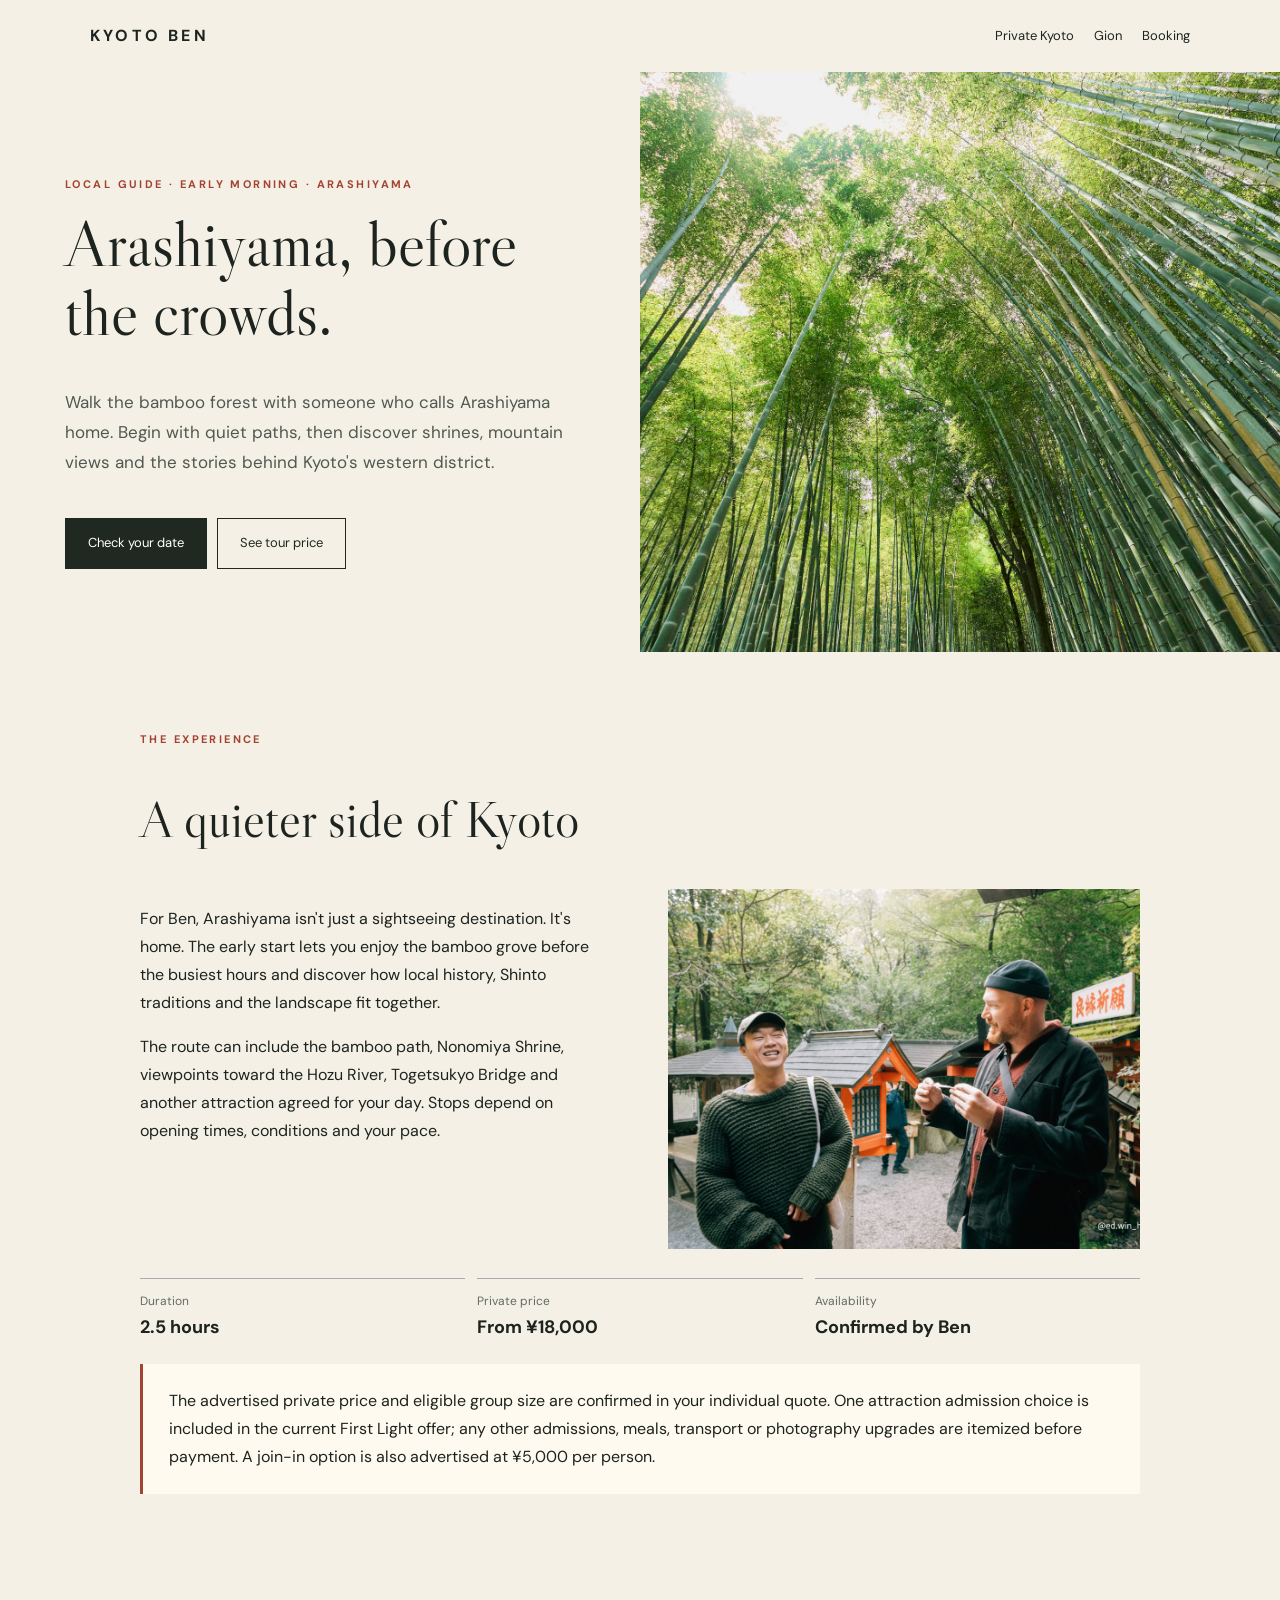
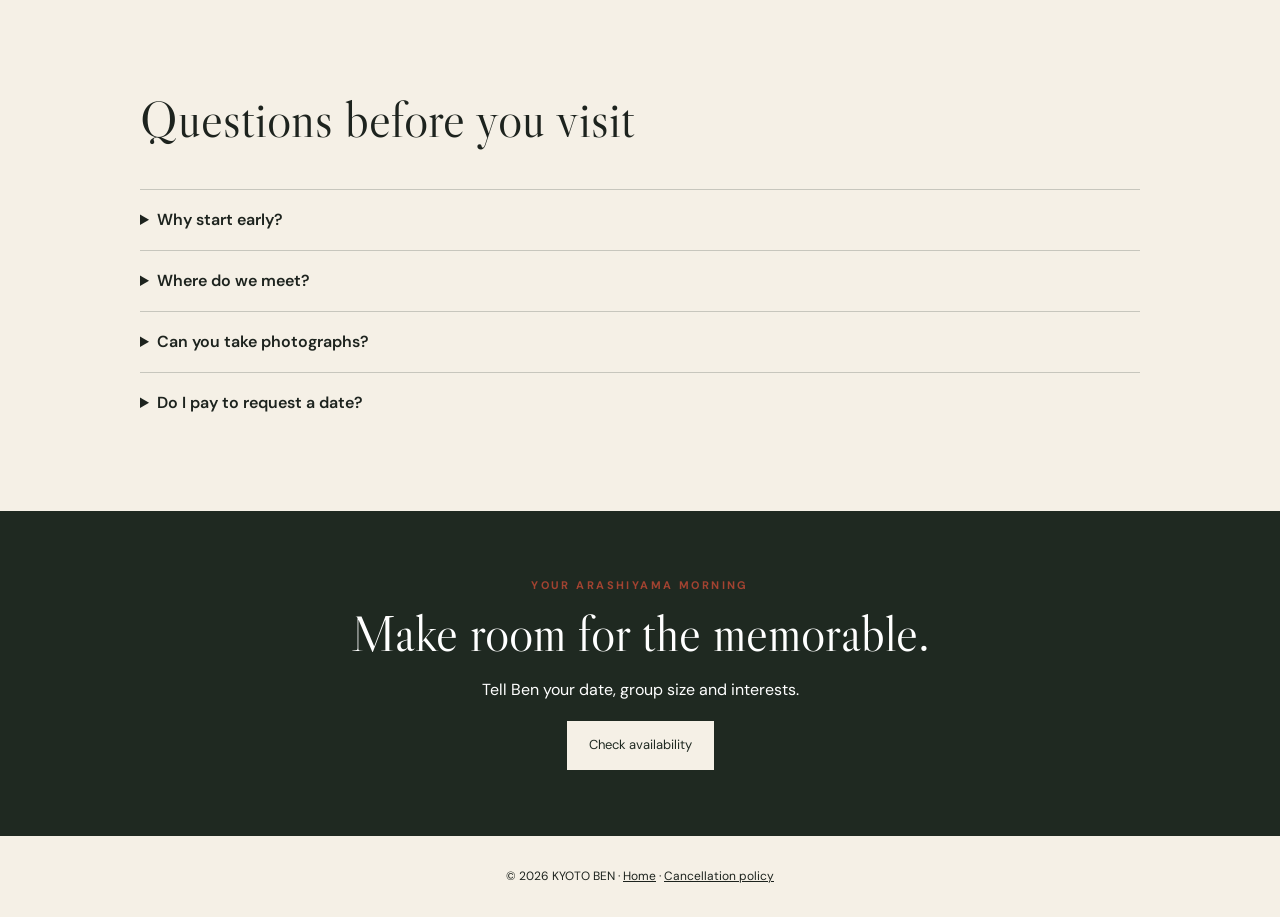
<file: arashiyama-private-tour.html>
<!doctype html><html lang="en"><head><meta charset="utf-8"><meta name="viewport" content="width=device-width,initial-scale=1"><title>Arashiyama Private Tour & Bamboo Forest | Kyoto Ben</title><meta name="description" content="Explore Arashiyama Bamboo Forest at first light with Ben, a private Kyoto guide who lives in Arashiyama. Local stories, quiet paths and personal photography."><link rel="canonical" href="https://kyotoben.com/arashiyama-private-tour.html"><meta name="robots" content="index,follow,max-image-preview:large"><meta property="og:title" content="Arashiyama Private Tour at First Light | Kyoto Ben"><meta property="og:image" content="https://kyotoben.com/assets/photos/hero-bamboo.jpg"><link rel="stylesheet" href="tour-pages.css"><link href="https://fonts.googleapis.com/css2?family=DM+Sans:wght@400;600&family=Libre+Caslon+Display&display=swap" rel="stylesheet"><script type="application/ld+json">{"@context":"https://schema.org","@type":"TouristTrip","name":"Arashiyama Private Tour at First Light","description":"A private guided walk through Arashiyama's bamboo grove and cultural landmarks with a Kyoto-based local guide.","touristType":"Cultural travelers","url":"https://kyotoben.com/arashiyama-private-tour.html","provider":{"@type":"LocalBusiness","name":"KYOTO BEN","url":"https://kyotoben.com/"}}</script></head><body><nav><a class="logo" href="index.html">KYOTO BEN</a><div class="links"><a href="private-kyoto-tour.html">Private Kyoto</a><a href="gion-walking-tour.html">Gion</a><a href="index.html#booking">Booking</a></div></nav><main><section class="hero"><div class="hero-copy"><div class="eyebrow">Local guide · Early morning · Arashiyama</div><h1>Arashiyama, before the crowds.</h1><p>Walk the bamboo forest with someone who calls Arashiyama home. Begin with quiet paths, then discover shrines, mountain views and the stories behind Kyoto's western district.</p><div class="actions"><a class="btn" href="index.html#booking">Check your date</a><a class="btn alt" href="index.html#first-light">See tour price</a></div></div><img src="assets/photos/hero-bamboo.jpg" alt="Morning light filtering through the Arashiyama Bamboo Grove" fetchpriority="high"></section><section class="wrap"><div class="eyebrow">The experience</div><h2>A quieter side of Kyoto</h2><div class="grid"><div><p>For Ben, Arashiyama isn't just a sightseeing destination. It's home. The early start lets you enjoy the bamboo grove before the busiest hours and discover how local history, Shinto traditions and the landscape fit together.</p><p>The route can include the bamboo path, Nonomiya Shrine, viewpoints toward the Hozu River, Togetsukyo Bridge and another attraction agreed for your day. Stops depend on opening times, conditions and your pace.</p></div><div><img class="photo" src="assets/photos/01-first-light-main.png" alt="Ben guiding guests in Arashiyama" loading="lazy"></div></div><div class="facts"><div class="fact">Duration<strong>2.5 hours</strong></div><div class="fact">Private price<strong>From ¥18,000</strong></div><div class="fact">Availability<strong>Confirmed by Ben</strong></div></div><div class="note">The advertised private price and eligible group size are confirmed in your individual quote. One attraction admission choice is included in the current First Light offer; any other admissions, meals, transport or photography upgrades are itemized before payment. A join-in option is also advertised at ¥5,000 per person.</div></section><section class="wrap faq"><h2>Questions before you visit</h2><details><summary>Why start early?</summary><p>Arashiyama becomes busy during the day. An early walk offers more breathing room, especially around the bamboo grove.</p></details><details><summary>Where do we meet?</summary><p>Ben will confirm the exact meeting point with your booking, typically near JR Saga-Arashiyama Station.</p></details><details><summary>Can you take photographs?</summary><p>Yes. Ben is also a photographer. Ask for portrait or candid photography options when sending your inquiry; photo delivery and editing are agreed separately.</p></details><details><summary>Do I pay to request a date?</summary><p>No. First send your preferred date and group size. Ben confirms the plan and final price before sending a secure payment link.</p></details></section></main><section class="end"><div class="eyebrow">Your Arashiyama morning</div><h2>Make room for the memorable.</h2><p>Tell Ben your date, group size and interests.</p><a class="btn" href="index.html#booking">Check availability</a></section><footer>© 2026 KYOTO BEN · <a href="index.html">Home</a> · <a href="cancellation.html">Cancellation policy</a></footer><div class="mobile-cta"><a class="btn" href="index.html#booking">Check availability · No payment yet</a></div></body></html>
</file>
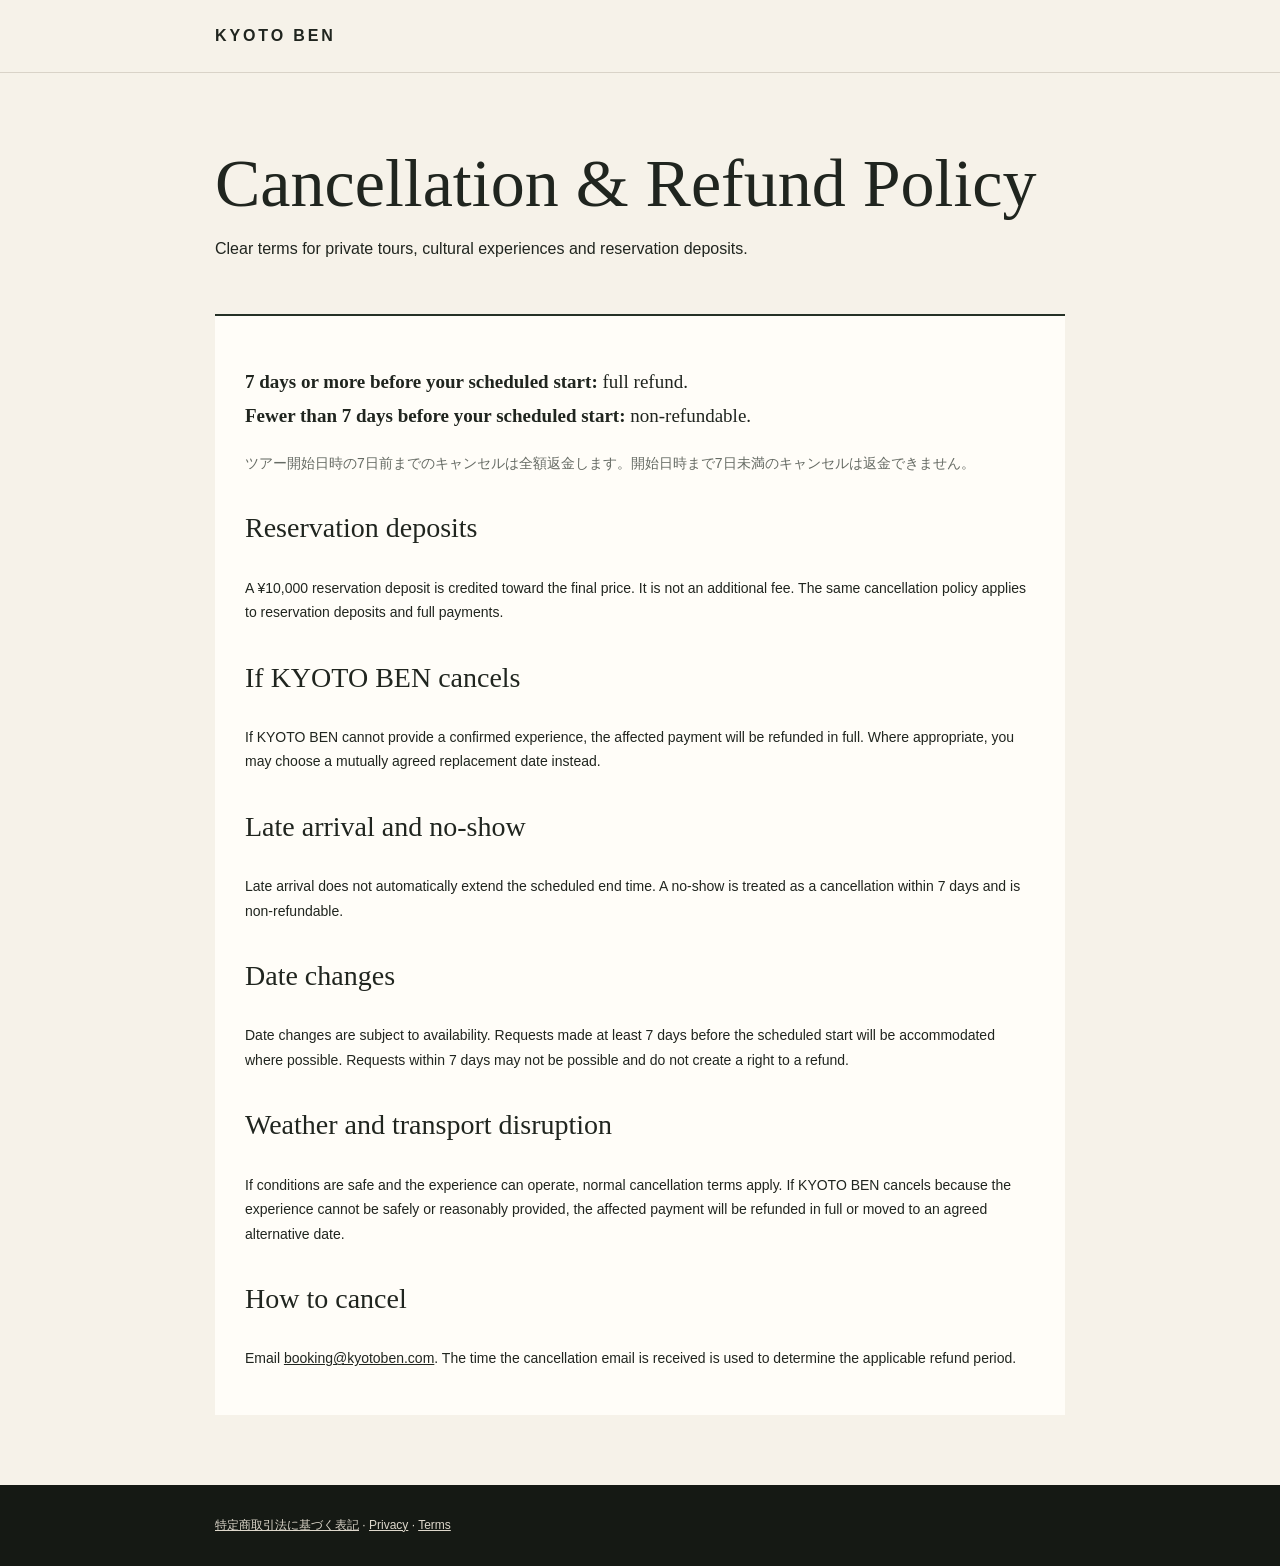
<file: cancellation.html>
<!doctype html><html lang="en"><head><meta charset="utf-8"><meta name="viewport" content="width=device-width,initial-scale=1"><title>Cancellation & Refund Policy | KYOTO BEN</title><style>body{margin:0;background:#f6f2e9;color:#20251f;font-family:Arial,sans-serif;line-height:1.75}.wrap{width:min(850px,calc(100% - 36px));margin:auto}header{padding:22px 0;border-bottom:1px solid #d9d3c8}a{color:inherit}.brand{font-weight:700;letter-spacing:.18em;text-decoration:none}.hero{padding:75px 0 35px}h1{font-family:Georgia,serif;font-size:clamp(42px,7vw,68px);font-weight:400;line-height:1.05;margin:0 0 15px}.card{background:#fffdf8;border-top:2px solid #253126;padding:30px;margin-bottom:70px}.card h2{font-family:Georgia,serif;font-weight:400;font-size:28px;margin-top:28px}.card p,.card li{font-size:14px}.summary{font-size:19px!important;font-family:Georgia,serif}.jp{color:#666b64}footer{background:#151914;color:#ddd7cb;padding:30px 0;font-size:12px}</style></head><body><header><div class="wrap"><a class="brand" href="index.html">KYOTO BEN</a></div></header><main class="wrap"><div class="hero"><h1>Cancellation & Refund Policy</h1><p>Clear terms for private tours, cultural experiences and reservation deposits.</p></div><div class="card"><p class="summary"><strong>7 days or more before your scheduled start:</strong> full refund.<br><strong>Fewer than 7 days before your scheduled start:</strong> non-refundable.</p><p class="jp">ツアー開始日時の7日前までのキャンセルは全額返金します。開始日時まで7日未満のキャンセルは返金できません。</p><h2>Reservation deposits</h2><p>A ¥10,000 reservation deposit is credited toward the final price. It is not an additional fee. The same cancellation policy applies to reservation deposits and full payments.</p><h2>If KYOTO BEN cancels</h2><p>If KYOTO BEN cannot provide a confirmed experience, the affected payment will be refunded in full. Where appropriate, you may choose a mutually agreed replacement date instead.</p><h2>Late arrival and no-show</h2><p>Late arrival does not automatically extend the scheduled end time. A no-show is treated as a cancellation within 7 days and is non-refundable.</p><h2>Date changes</h2><p>Date changes are subject to availability. Requests made at least 7 days before the scheduled start will be accommodated where possible. Requests within 7 days may not be possible and do not create a right to a refund.</p><h2>Weather and transport disruption</h2><p>If conditions are safe and the experience can operate, normal cancellation terms apply. If KYOTO BEN cancels because the experience cannot be safely or reasonably provided, the affected payment will be refunded in full or moved to an agreed alternative date.</p><h2>How to cancel</h2><p>Email <a href="mailto:booking@kyotoben.com">booking@kyotoben.com</a>. The time the cancellation email is received is used to determine the applicable refund period.</p></div></main><footer><div class="wrap"><a href="commercial-disclosure.html">特定商取引法に基づく表記</a> · <a href="privacy.html">Privacy</a> · <a href="terms.html">Terms</a></div></footer></body></html>
</file>
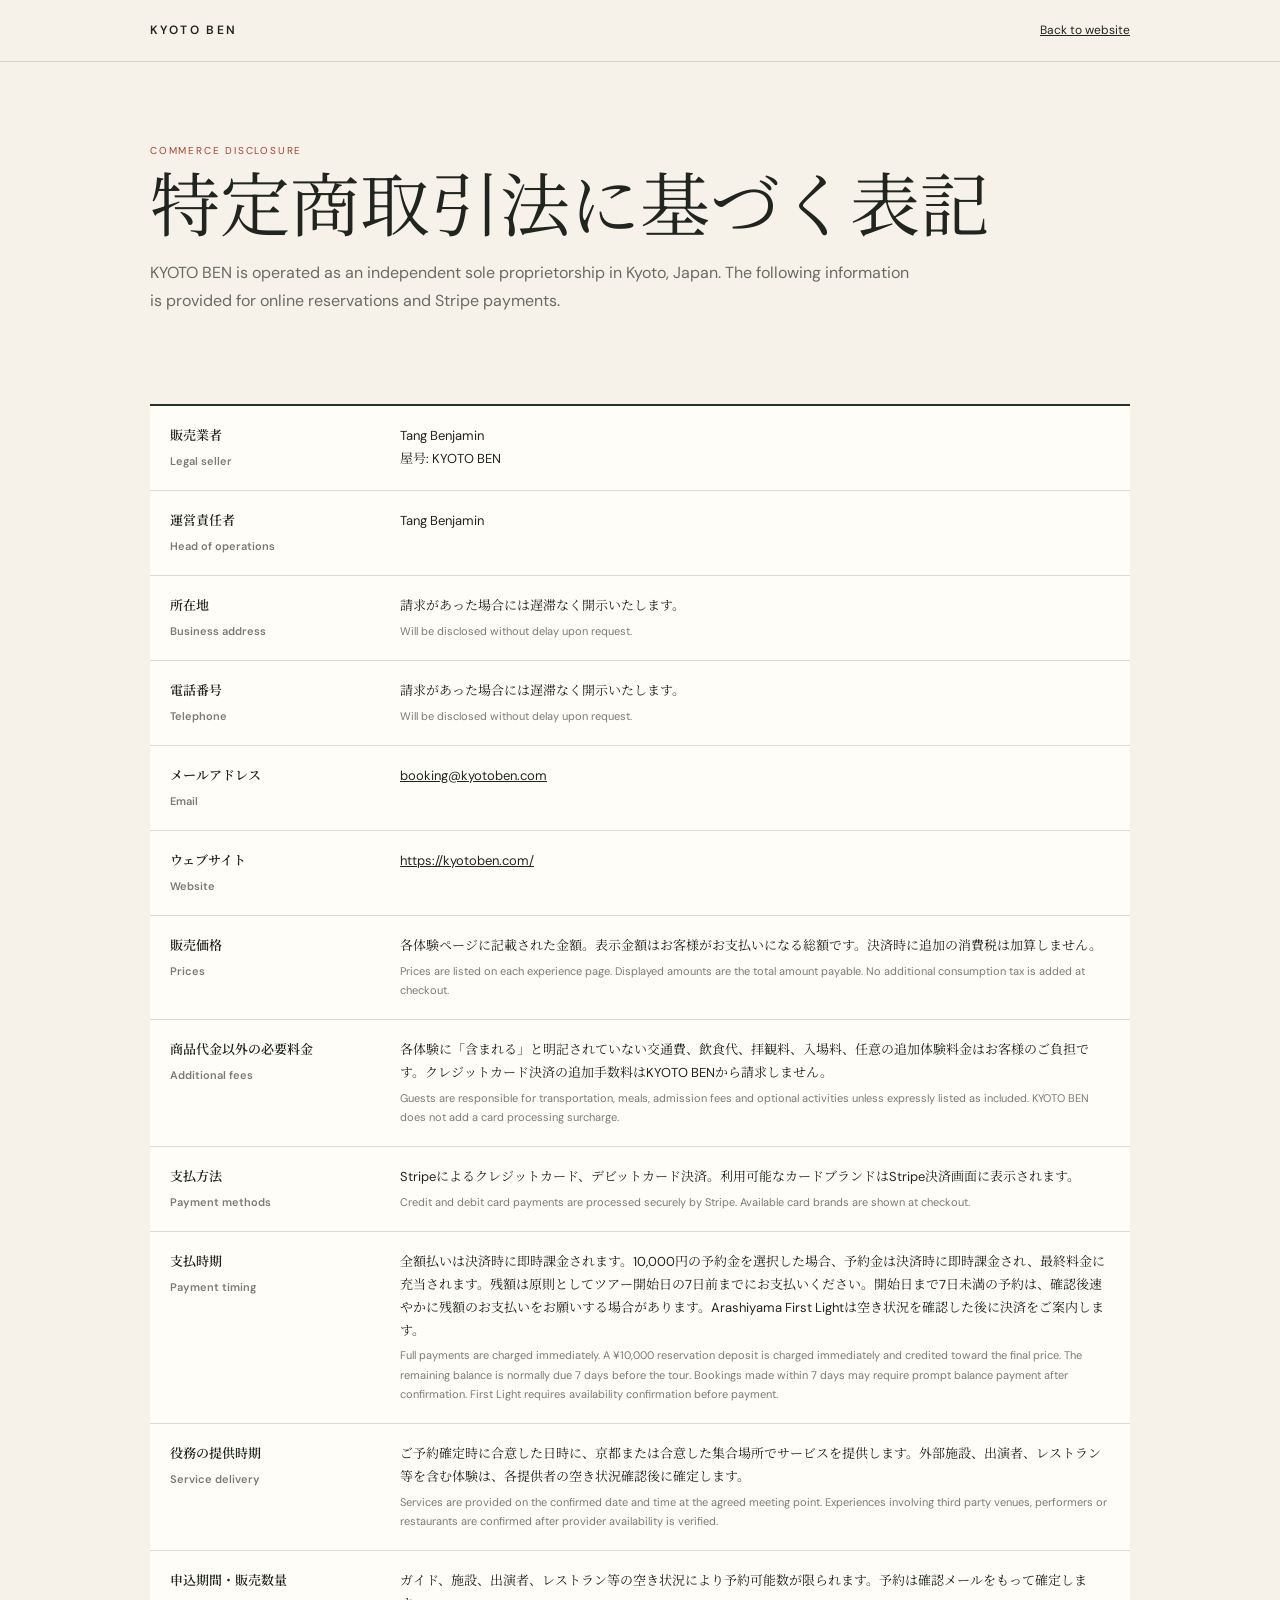
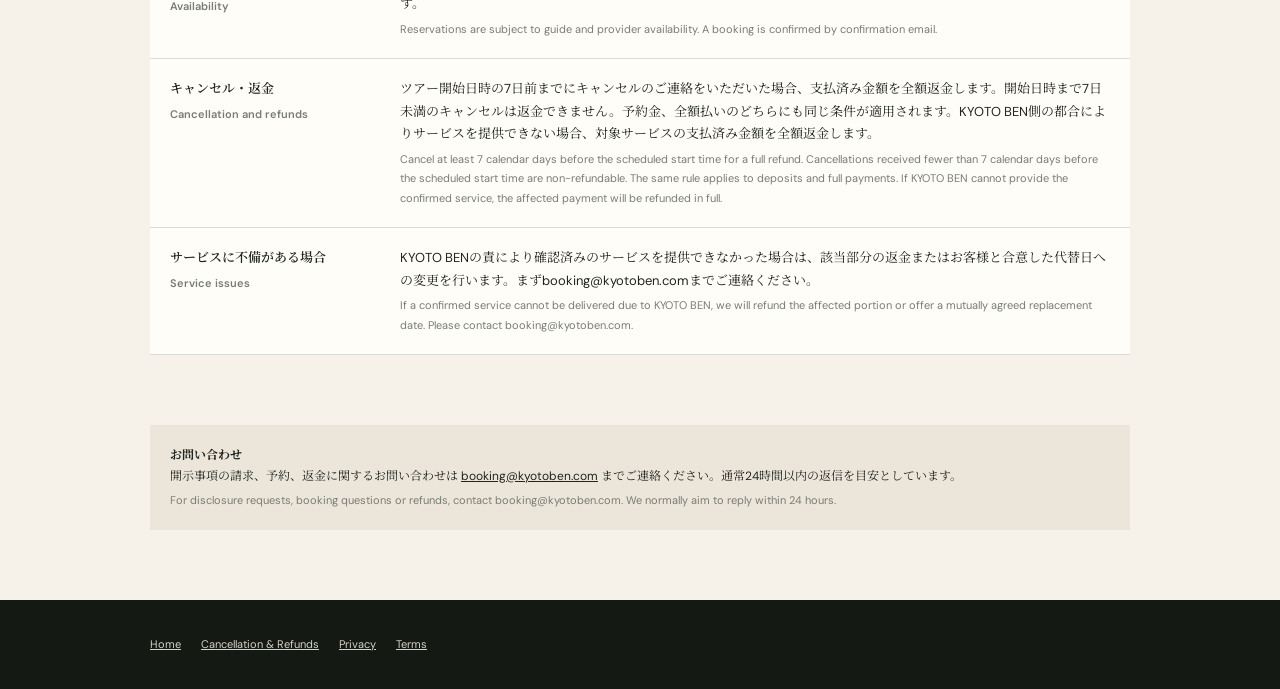
<file: commercial-disclosure.html>
<!doctype html><html lang="ja"><head><meta charset="utf-8"><meta name="viewport" content="width=device-width,initial-scale=1"><title>特定商取引法に基づく表記 | KYOTO BEN</title><meta name="description" content="KYOTO BEN 特定商取引法に基づく表記 / Commercial Disclosure"><link rel="preconnect" href="https://fonts.googleapis.com"><link rel="preconnect" href="https://fonts.gstatic.com" crossorigin><link href="https://fonts.googleapis.com/css2?family=DM+Sans:wght@400;500;600&family=Libre+Caslon+Display&family=Noto+Serif+JP:wght@400;500&display=swap" rel="stylesheet"><style>
:root{--ink:#20251f;--deep:#253126;--paper:#f6f2e9;--cream:#fffdf8;--red:#a74230;--line:rgba(32,37,31,.16);--muted:#686c65}*{box-sizing:border-box}body{margin:0;background:var(--paper);color:var(--ink);font-family:"DM Sans","Noto Serif JP",sans-serif;line-height:1.75}a{color:inherit}.wrap{width:min(980px,calc(100% - 36px));margin:auto}header{border-bottom:1px solid var(--line);padding:20px 0}.nav{display:flex;justify-content:space-between;align-items:center}.brand{font-size:12px;letter-spacing:.2em;font-weight:600;text-decoration:none}.back{font-size:12px}.hero{padding:80px 0 48px}.eyebrow{font-size:10px;letter-spacing:.18em;text-transform:uppercase;color:var(--red)}h1{font-family:"Libre Caslon Display","Noto Serif JP",serif;font-size:clamp(42px,6vw,70px);font-weight:400;line-height:1.05;margin:10px 0 16px}.lead{color:var(--muted);max-width:760px}.table{background:var(--cream);border-top:2px solid var(--deep);margin:25px 0 70px}.row{display:grid;grid-template-columns:230px 1fr;border-bottom:1px solid var(--line)}.row>div{padding:19px 20px}.label{font-weight:600;font-size:13px}.value{font-size:13px}.en{display:block;color:#777c74;font-size:11px;margin-top:4px}.note{background:#ece6da;padding:20px;font-size:12px;margin-bottom:70px}footer{background:#151914;color:#d9d3c7;padding:35px 0;font-size:11px}.links{display:flex;gap:20px;flex-wrap:wrap}@media(max-width:680px){.row{grid-template-columns:1fr}.label{padding-bottom:0!important}.value{padding-top:7px!important}}
</style></head><body><header><div class="wrap nav"><a class="brand" href="index.html">KYOTO BEN</a><a class="back" href="index.html">Back to website</a></div></header><main class="wrap"><section class="hero"><div class="eyebrow">Commerce disclosure</div><h1>特定商取引法に基づく表記</h1><p class="lead">KYOTO BEN is operated as an independent sole proprietorship in Kyoto, Japan. The following information is provided for online reservations and Stripe payments.</p></section><section class="table">
<div class="row"><div class="label">販売業者<span class="en">Legal seller</span></div><div class="value">Tang Benjamin<br>屋号: KYOTO BEN</div></div>
<div class="row"><div class="label">運営責任者<span class="en">Head of operations</span></div><div class="value">Tang Benjamin</div></div>
<div class="row"><div class="label">所在地<span class="en">Business address</span></div><div class="value">請求があった場合には遅滞なく開示いたします。<span class="en">Will be disclosed without delay upon request.</span></div></div>
<div class="row"><div class="label">電話番号<span class="en">Telephone</span></div><div class="value">請求があった場合には遅滞なく開示いたします。<span class="en">Will be disclosed without delay upon request.</span></div></div>
<div class="row"><div class="label">メールアドレス<span class="en">Email</span></div><div class="value"><a href="mailto:booking@kyotoben.com">booking@kyotoben.com</a></div></div>
<div class="row"><div class="label">ウェブサイト<span class="en">Website</span></div><div class="value"><a href="https://kyotoben.com/">https://kyotoben.com/</a></div></div>
<div class="row"><div class="label">販売価格<span class="en">Prices</span></div><div class="value">各体験ページに記載された金額。表示金額はお客様がお支払いになる総額です。決済時に追加の消費税は加算しません。<span class="en">Prices are listed on each experience page. Displayed amounts are the total amount payable. No additional consumption tax is added at checkout.</span></div></div>
<div class="row"><div class="label">商品代金以外の必要料金<span class="en">Additional fees</span></div><div class="value">各体験に「含まれる」と明記されていない交通費、飲食代、拝観料、入場料、任意の追加体験料金はお客様のご負担です。クレジットカード決済の追加手数料はKYOTO BENから請求しません。<span class="en">Guests are responsible for transportation, meals, admission fees and optional activities unless expressly listed as included. KYOTO BEN does not add a card processing surcharge.</span></div></div>
<div class="row"><div class="label">支払方法<span class="en">Payment methods</span></div><div class="value">Stripeによるクレジットカード、デビットカード決済。利用可能なカードブランドはStripe決済画面に表示されます。<span class="en">Credit and debit card payments are processed securely by Stripe. Available card brands are shown at checkout.</span></div></div>
<div class="row"><div class="label">支払時期<span class="en">Payment timing</span></div><div class="value">全額払いは決済時に即時課金されます。10,000円の予約金を選択した場合、予約金は決済時に即時課金され、最終料金に充当されます。残額は原則としてツアー開始日の7日前までにお支払いください。開始日まで7日未満の予約は、確認後速やかに残額のお支払いをお願いする場合があります。Arashiyama First Lightは空き状況を確認した後に決済をご案内します。<span class="en">Full payments are charged immediately. A ¥10,000 reservation deposit is charged immediately and credited toward the final price. The remaining balance is normally due 7 days before the tour. Bookings made within 7 days may require prompt balance payment after confirmation. First Light requires availability confirmation before payment.</span></div></div>
<div class="row"><div class="label">役務の提供時期<span class="en">Service delivery</span></div><div class="value">ご予約確定時に合意した日時に、京都または合意した集合場所でサービスを提供します。外部施設、出演者、レストラン等を含む体験は、各提供者の空き状況確認後に確定します。<span class="en">Services are provided on the confirmed date and time at the agreed meeting point. Experiences involving third party venues, performers or restaurants are confirmed after provider availability is verified.</span></div></div>
<div class="row"><div class="label">申込期間・販売数量<span class="en">Availability</span></div><div class="value">ガイド、施設、出演者、レストラン等の空き状況により予約可能数が限られます。予約は確認メールをもって確定します。<span class="en">Reservations are subject to guide and provider availability. A booking is confirmed by confirmation email.</span></div></div>
<div class="row"><div class="label">キャンセル・返金<span class="en">Cancellation and refunds</span></div><div class="value">ツアー開始日時の7日前までにキャンセルのご連絡をいただいた場合、支払済み金額を全額返金します。開始日時まで7日未満のキャンセルは返金できません。予約金、全額払いのどちらにも同じ条件が適用されます。KYOTO BEN側の都合によりサービスを提供できない場合、対象サービスの支払済み金額を全額返金します。<span class="en">Cancel at least 7 calendar days before the scheduled start time for a full refund. Cancellations received fewer than 7 calendar days before the scheduled start time are non-refundable. The same rule applies to deposits and full payments. If KYOTO BEN cannot provide the confirmed service, the affected payment will be refunded in full.</span></div></div>
<div class="row"><div class="label">サービスに不備がある場合<span class="en">Service issues</span></div><div class="value">KYOTO BENの責により確認済みのサービスを提供できなかった場合は、該当部分の返金またはお客様と合意した代替日への変更を行います。まずbooking@kyotoben.comまでご連絡ください。<span class="en">If a confirmed service cannot be delivered due to KYOTO BEN, we will refund the affected portion or offer a mutually agreed replacement date. Please contact booking@kyotoben.com.</span></div></div>
</section><div class="note"><strong>お問い合わせ</strong><br>開示事項の請求、予約、返金に関するお問い合わせは <a href="mailto:booking@kyotoben.com">booking@kyotoben.com</a> までご連絡ください。通常24時間以内の返信を目安としています。<br><span class="en">For disclosure requests, booking questions or refunds, contact booking@kyotoben.com. We normally aim to reply within 24 hours.</span></div></main><footer><div class="wrap links"><a href="index.html">Home</a><a href="cancellation.html">Cancellation & Refunds</a><a href="privacy.html">Privacy</a><a href="terms.html">Terms</a></div></footer></body></html>
</file>
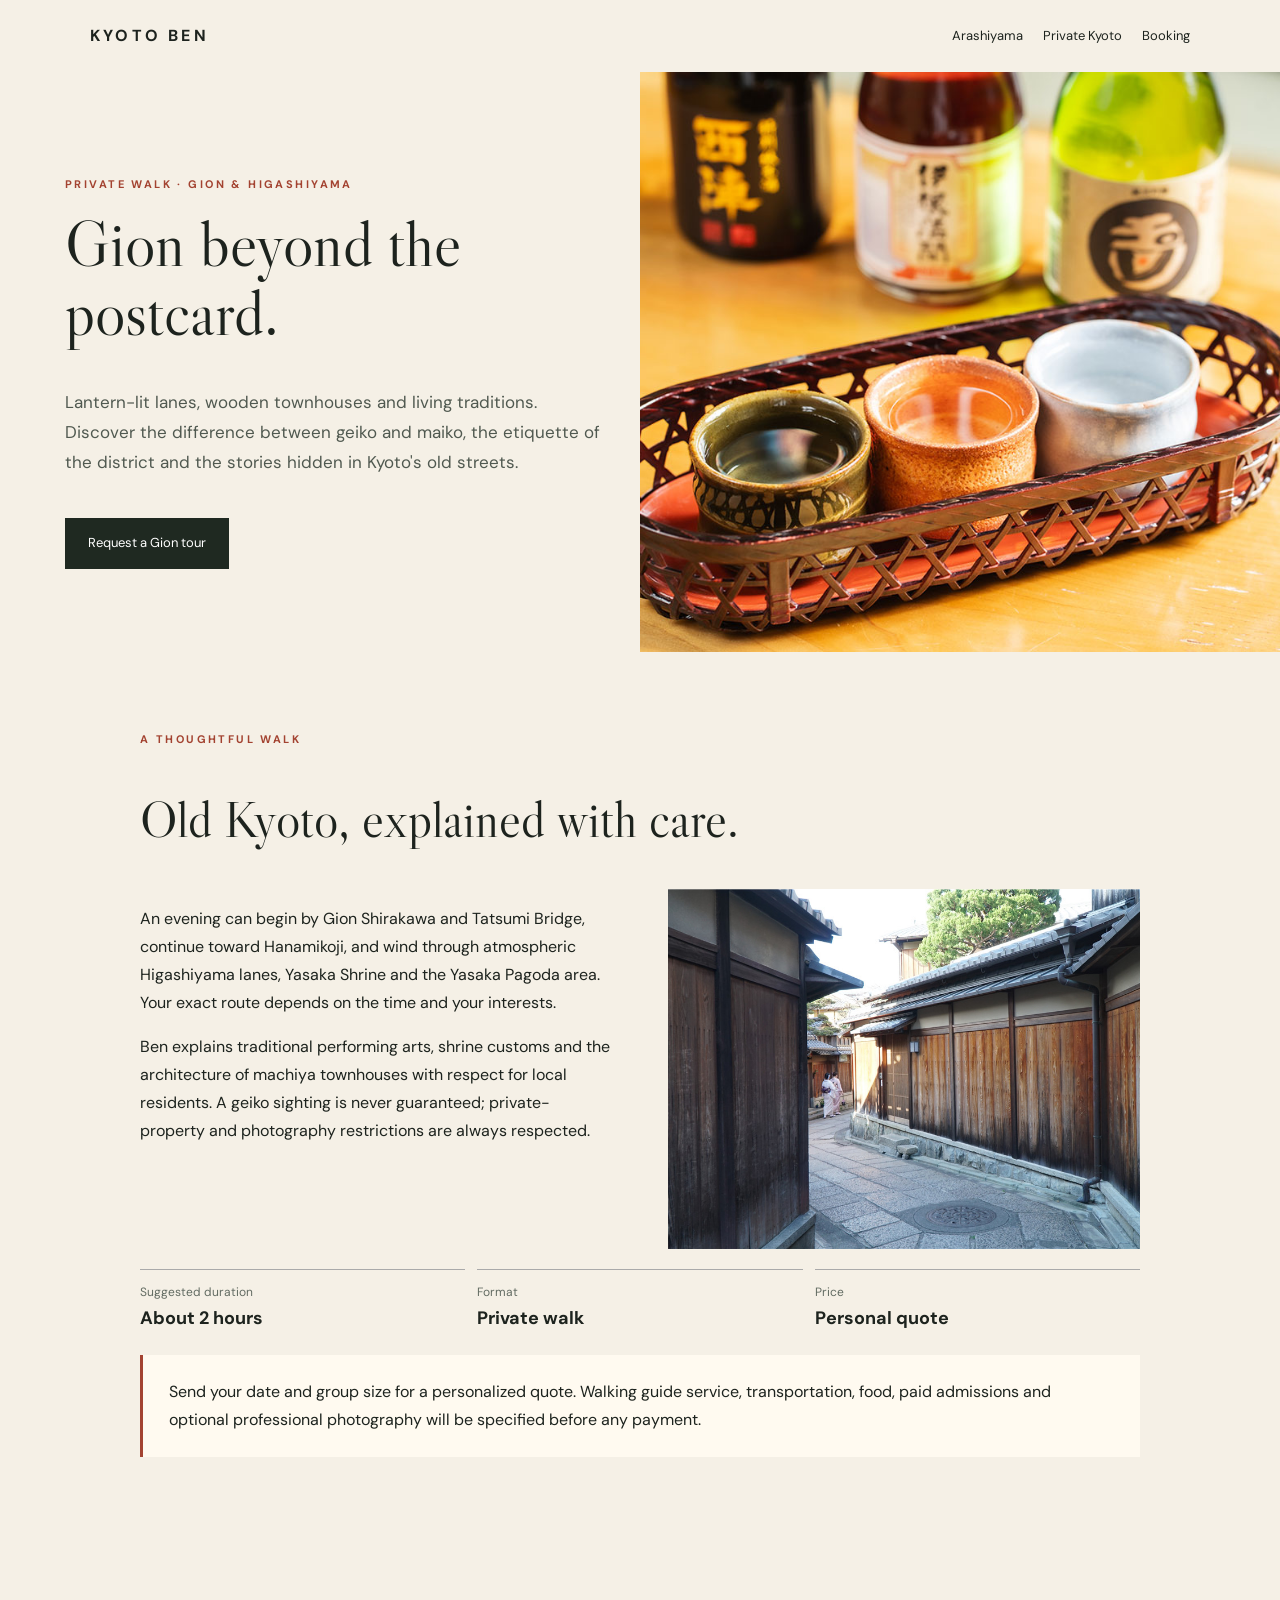
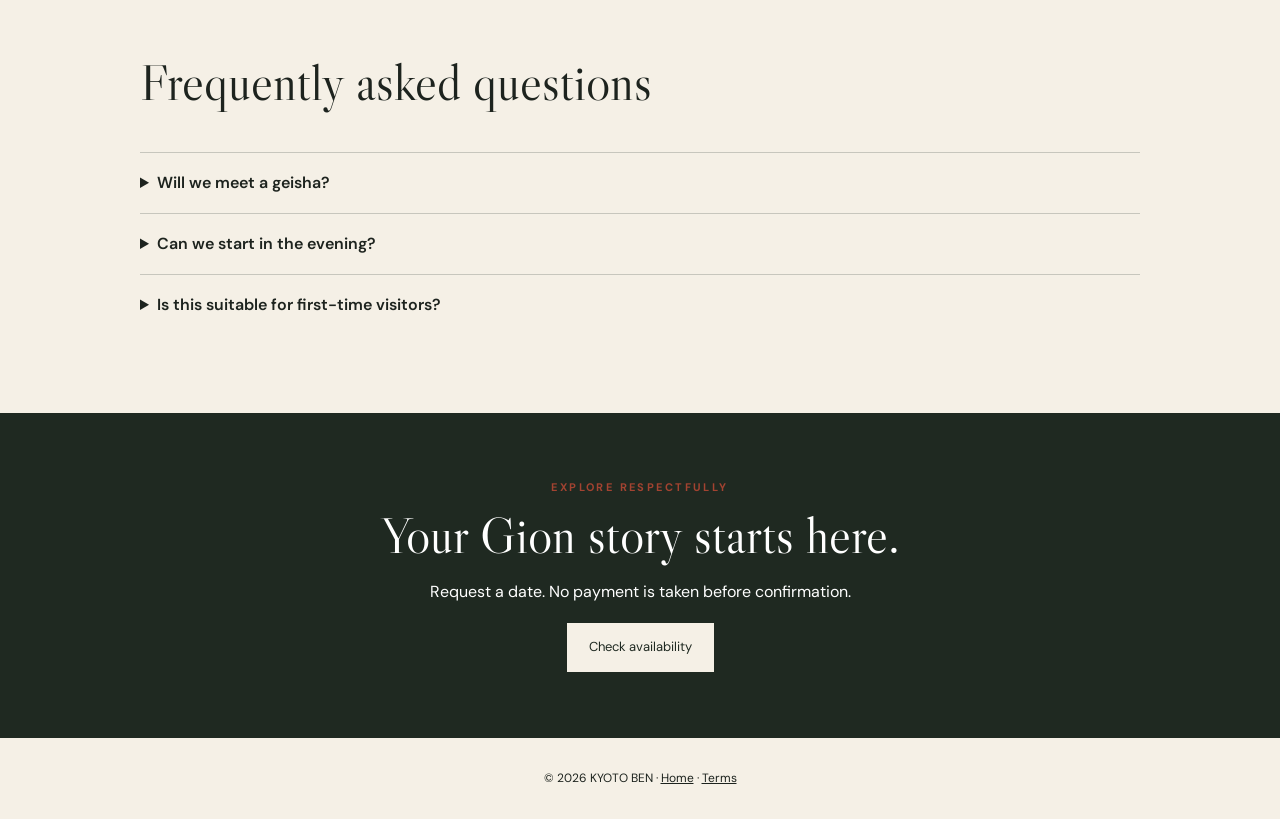
<file: gion-walking-tour.html>
<!doctype html><html lang="en"><head><meta charset="utf-8"><meta name="viewport" content="width=device-width,initial-scale=1"><title>Gion Walking Tour in Kyoto | Geisha District with Ben</title><meta name="description" content="Discover Gion, Kyoto's historic geiko district, on a private walking tour with local guide Ben. Shirakawa, Hanamikoji, Yasaka and Kyoto cultural stories."><link rel="canonical" href="https://kyotoben.com/gion-walking-tour.html"><meta name="robots" content="index,follow,max-image-preview:large"><meta property="og:title" content="Private Gion Walking Tour | Kyoto Ben"><meta property="og:image" content="https://kyotoben.com/assets/photos/04-geisha-small.jpg"><link rel="stylesheet" href="tour-pages.css"><link href="https://fonts.googleapis.com/css2?family=DM+Sans:wght@400;600&family=Libre+Caslon+Display&display=swap" rel="stylesheet"><script type="application/ld+json">{"@context":"https://schema.org","@type":"TouristTrip","name":"Private Gion Walking Tour in Kyoto","description":"A cultural walk through Gion and Higashiyama with a local private guide.","url":"https://kyotoben.com/gion-walking-tour.html","provider":{"@type":"LocalBusiness","name":"KYOTO BEN","url":"https://kyotoben.com/"}}</script></head><body><nav><a class="logo" href="index.html">KYOTO BEN</a><div class="links"><a href="arashiyama-private-tour.html">Arashiyama</a><a href="private-kyoto-tour.html">Private Kyoto</a><a href="index.html#booking">Booking</a></div></nav><main><section class="hero"><div class="hero-copy"><div class="eyebrow">Private walk · Gion & Higashiyama</div><h1>Gion beyond the postcard.</h1><p>Lantern-lit lanes, wooden townhouses and living traditions. Discover the difference between geiko and maiko, the etiquette of the district and the stories hidden in Kyoto's old streets.</p><div class="actions"><a class="btn" href="index.html#booking">Request a Gion tour</a></div></div><img src="assets/photos/04-geisha-small.jpg" alt="Traditional Kyoto street glowing with evening lanterns" fetchpriority="high"></section><section class="wrap"><div class="eyebrow">A thoughtful walk</div><h2>Old Kyoto, explained with care.</h2><div class="grid"><div><p>An evening can begin by Gion Shirakawa and Tatsumi Bridge, continue toward Hanamikoji, and wind through atmospheric Higashiyama lanes, Yasaka Shrine and the Yasaka Pagoda area. Your exact route depends on the time and your interests.</p><p>Ben explains traditional performing arts, shrine customs and the architecture of machiya townhouses with respect for local residents. A geiko sighting is never guaranteed; private-property and photography restrictions are always respected.</p></div><img class="photo" src="assets/photos/06-hidden-small.jpg" alt="Quiet traditional streets in Kyoto" loading="lazy"></div><div class="facts"><div class="fact">Suggested duration<strong>About 2 hours</strong></div><div class="fact">Format<strong>Private walk</strong></div><div class="fact">Price<strong>Personal quote</strong></div></div><div class="note">Send your date and group size for a personalized quote. Walking guide service, transportation, food, paid admissions and optional professional photography will be specified before any payment.</div></section><section class="wrap faq"><h2>Frequently asked questions</h2><details><summary>Will we meet a geisha?</summary><p>Gion is a working neighborhood, not a performance venue. Encounters cannot be promised, and we always follow local etiquette.</p></details><details><summary>Can we start in the evening?</summary><p>Yes, evening is a lovely time for the atmosphere. Availability and meeting details are confirmed personally.</p></details><details><summary>Is this suitable for first-time visitors?</summary><p>Absolutely. Ben explains the history in approachable English, with Mandarin Chinese also available.</p></details></section></main><section class="end"><div class="eyebrow">Explore respectfully</div><h2>Your Gion story starts here.</h2><p>Request a date. No payment is taken before confirmation.</p><a class="btn" href="index.html#booking">Check availability</a></section><footer>© 2026 KYOTO BEN · <a href="index.html">Home</a> · <a href="terms.html">Terms</a></footer><div class="mobile-cta"><a class="btn" href="index.html#booking">Request a private Gion walk</a></div></body></html>
</file>
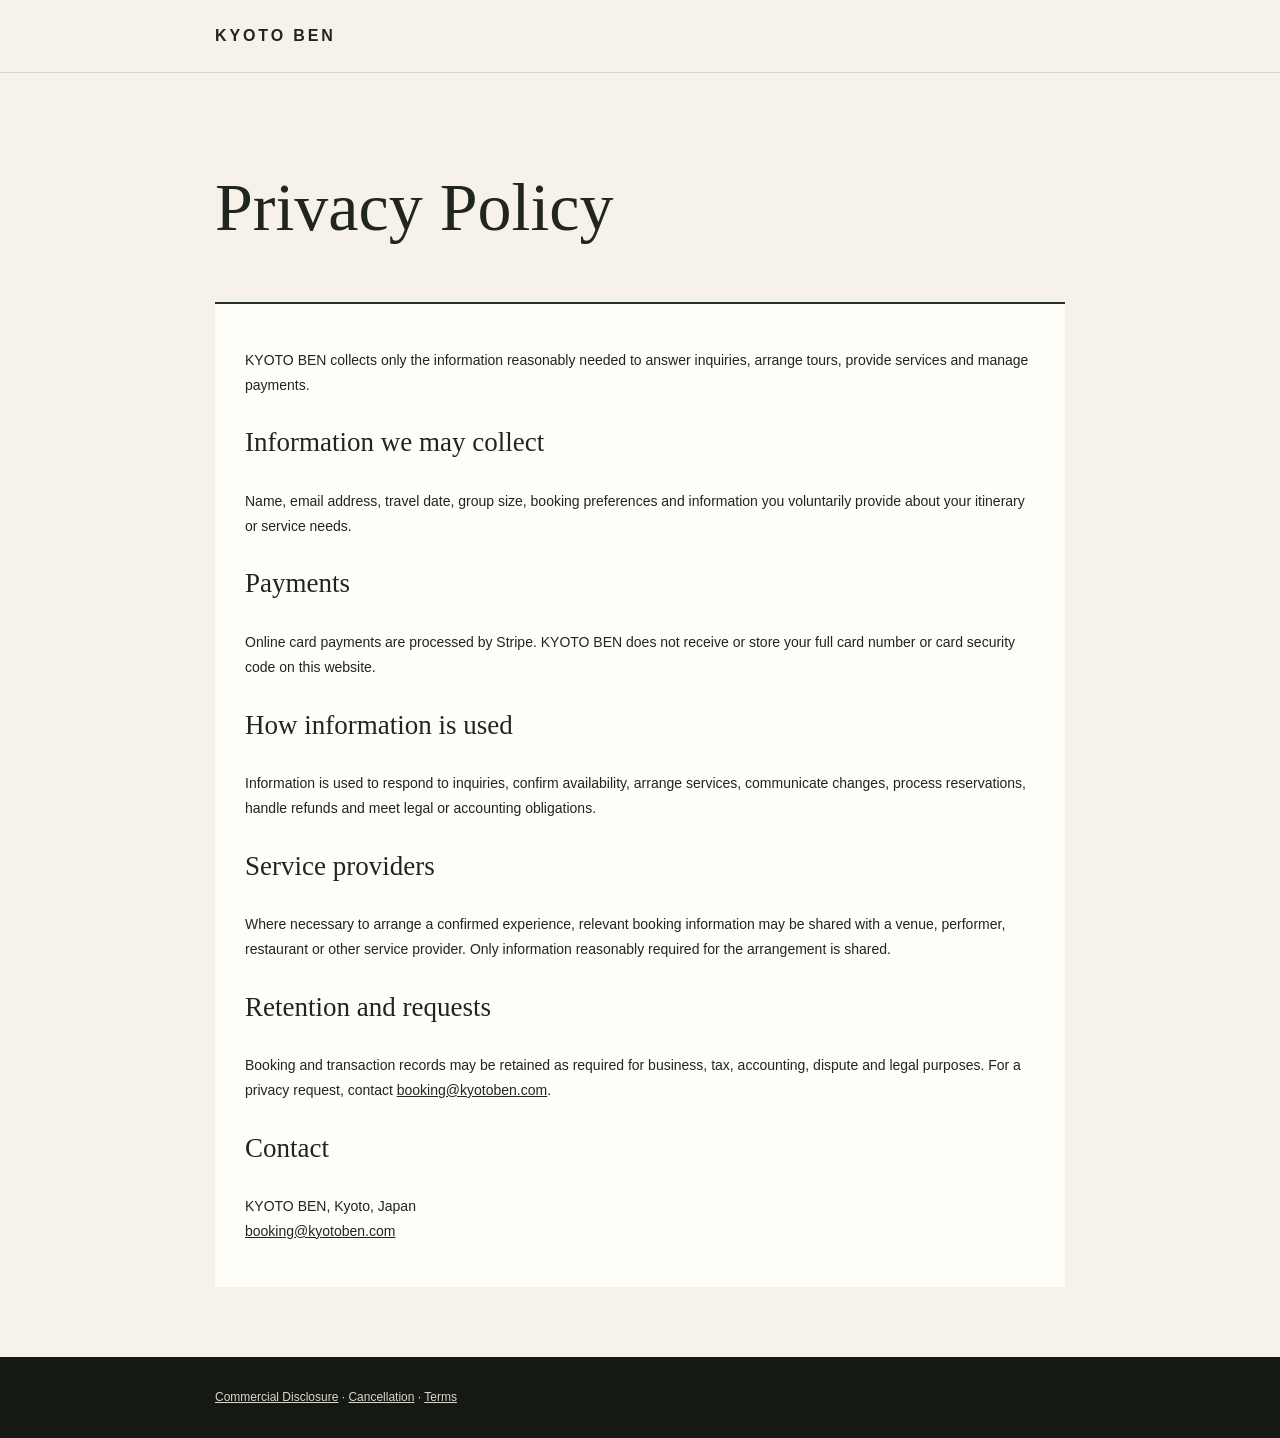
<file: privacy.html>
<!doctype html><html lang="en"><head><meta charset="utf-8"><meta name="viewport" content="width=device-width,initial-scale=1"><title>Privacy Policy | KYOTO BEN</title><style>body{margin:0;background:#f6f2e9;color:#20251f;font-family:Arial,sans-serif;line-height:1.75}.wrap{width:min(850px,calc(100% - 36px));margin:auto}header{padding:22px 0;border-bottom:1px solid #d9d3c8}a{color:inherit}.brand{font-weight:700;letter-spacing:.18em;text-decoration:none}.hero{padding:75px 0 35px}h1{font-family:Georgia,serif;font-size:clamp(42px,7vw,68px);font-weight:400;margin:0}.card{background:#fffdf8;border-top:2px solid #253126;padding:30px;margin-bottom:70px}.card h2{font-family:Georgia,serif;font-weight:400;font-size:27px}.card p,.card li{font-size:14px}footer{background:#151914;color:#ddd7cb;padding:30px 0;font-size:12px}</style></head><body><header><div class="wrap"><a class="brand" href="index.html">KYOTO BEN</a></div></header><main class="wrap"><div class="hero"><h1>Privacy Policy</h1></div><div class="card"><p>KYOTO BEN collects only the information reasonably needed to answer inquiries, arrange tours, provide services and manage payments.</p><h2>Information we may collect</h2><p>Name, email address, travel date, group size, booking preferences and information you voluntarily provide about your itinerary or service needs.</p><h2>Payments</h2><p>Online card payments are processed by Stripe. KYOTO BEN does not receive or store your full card number or card security code on this website.</p><h2>How information is used</h2><p>Information is used to respond to inquiries, confirm availability, arrange services, communicate changes, process reservations, handle refunds and meet legal or accounting obligations.</p><h2>Service providers</h2><p>Where necessary to arrange a confirmed experience, relevant booking information may be shared with a venue, performer, restaurant or other service provider. Only information reasonably required for the arrangement is shared.</p><h2>Retention and requests</h2><p>Booking and transaction records may be retained as required for business, tax, accounting, dispute and legal purposes. For a privacy request, contact <a href="mailto:booking@kyotoben.com">booking@kyotoben.com</a>.</p><h2>Contact</h2><p>KYOTO BEN, Kyoto, Japan<br><a href="mailto:booking@kyotoben.com">booking@kyotoben.com</a></p></div></main><footer><div class="wrap"><a href="commercial-disclosure.html">Commercial Disclosure</a> · <a href="cancellation.html">Cancellation</a> · <a href="terms.html">Terms</a></div></footer></body></html>
</file>
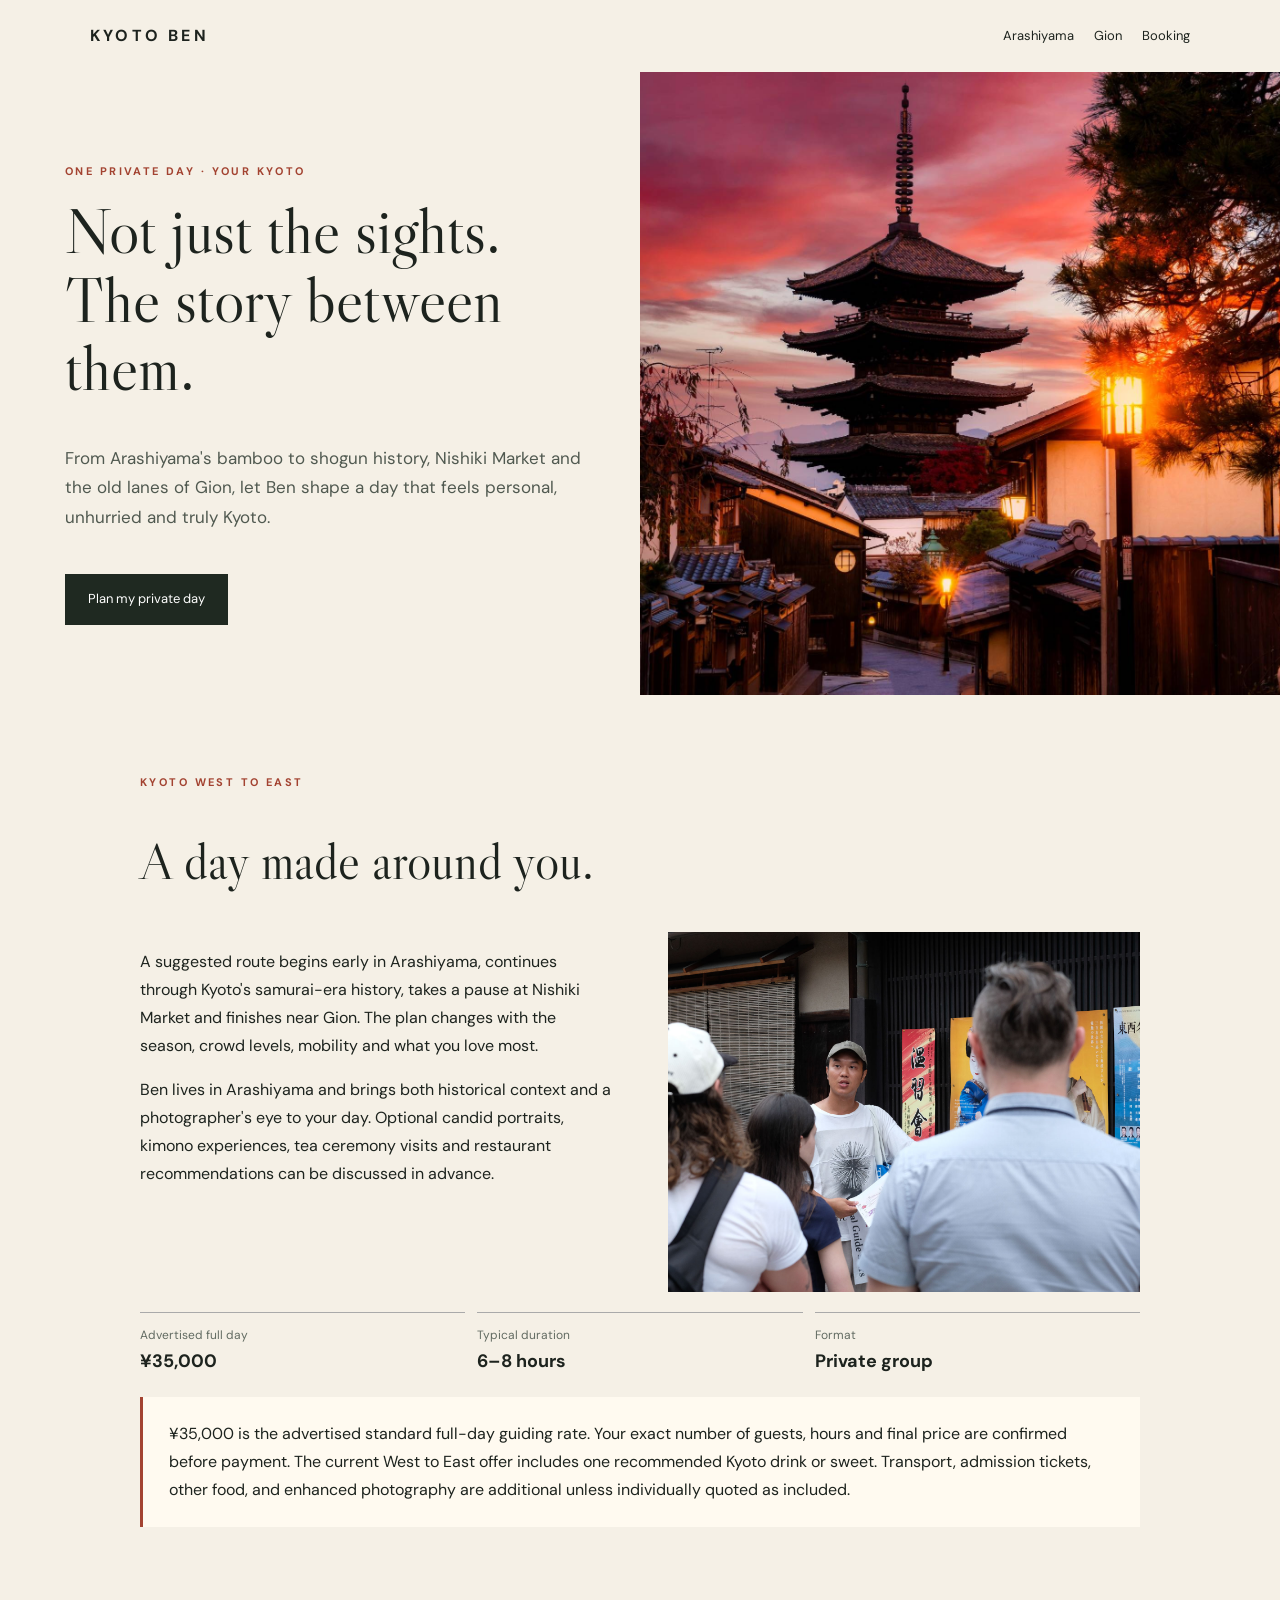
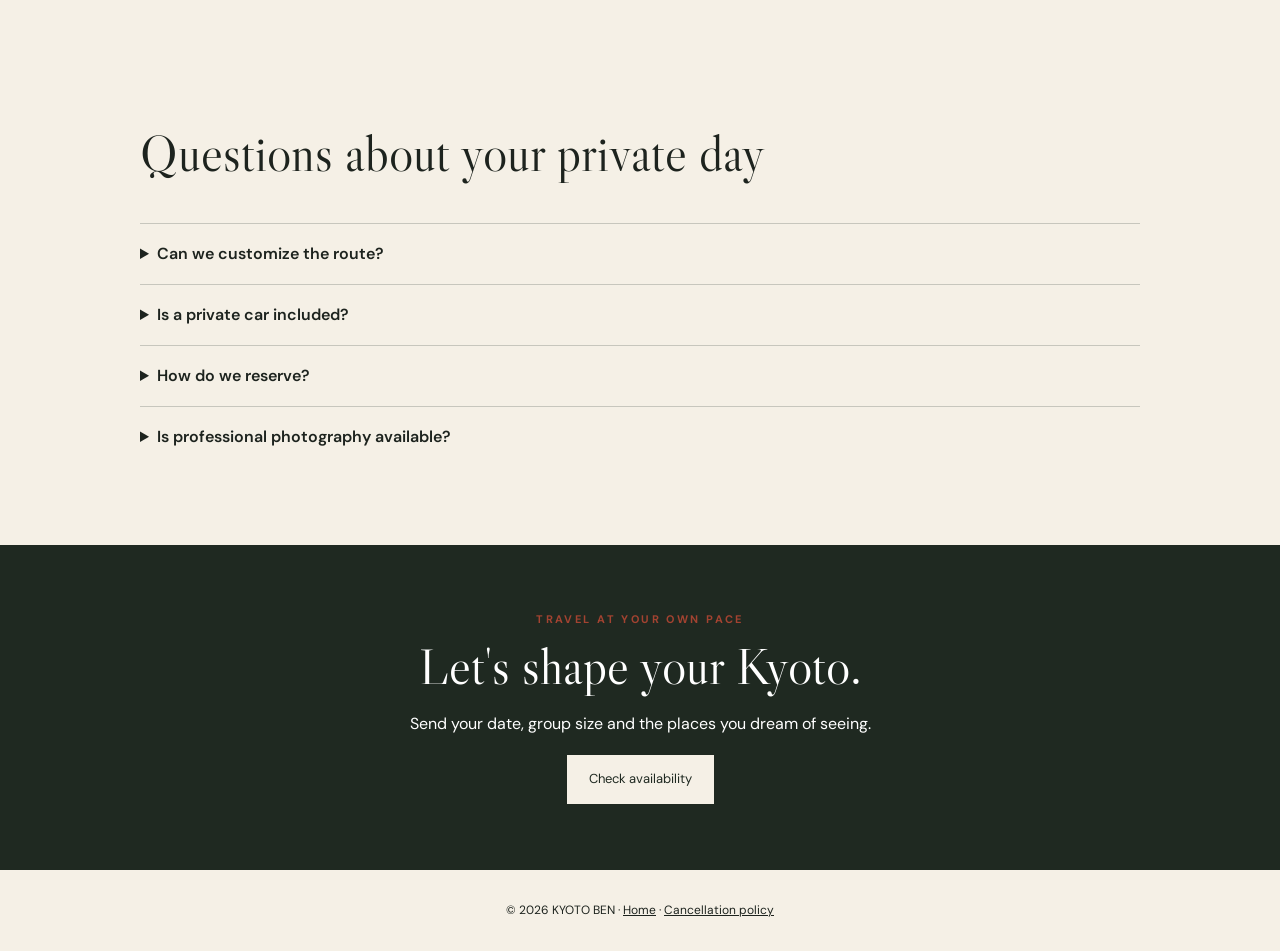
<file: private-kyoto-tour.html>
<!doctype html><html lang="en"><head><meta charset="utf-8"><meta name="viewport" content="width=device-width,initial-scale=1"><title>Private Kyoto Tour with Local Guide & Photographer | Kyoto Ben</title><meta name="description" content="Plan a private Kyoto tour with Ben, a long-time Kyoto resident and professional photographer. Arashiyama, Nijo Castle, Nishiki, Gion and customizable cultural experiences."><link rel="canonical" href="https://kyotoben.com/private-kyoto-tour.html"><meta name="robots" content="index,follow,max-image-preview:large"><meta property="og:title" content="Private Kyoto Tour with Local Guide Ben"><meta property="og:image" content="https://kyotoben.com/assets/photos/02-west-east-main.jpg"><link rel="stylesheet" href="tour-pages.css"><link href="https://fonts.googleapis.com/css2?family=DM+Sans:wght@400;600&family=Libre+Caslon+Display&display=swap" rel="stylesheet"><script type="application/ld+json">{"@context":"https://schema.org","@type":"TouristTrip","name":"Private Kyoto Cultural Day Tour","description":"Customized private Kyoto day with a local guide and optional professional photography.","url":"https://kyotoben.com/private-kyoto-tour.html","provider":{"@type":"LocalBusiness","name":"KYOTO BEN","url":"https://kyotoben.com/"}}</script></head><body><nav><a class="logo" href="index.html">KYOTO BEN</a><div class="links"><a href="arashiyama-private-tour.html">Arashiyama</a><a href="gion-walking-tour.html">Gion</a><a href="index.html#booking">Booking</a></div></nav><main><section class="hero"><div class="hero-copy"><div class="eyebrow">One private day · Your Kyoto</div><h1>Not just the sights. The story between them.</h1><p>From Arashiyama's bamboo to shogun history, Nishiki Market and the old lanes of Gion, let Ben shape a day that feels personal, unhurried and truly Kyoto.</p><div class="actions"><a class="btn" href="index.html#booking">Plan my private day</a></div></div><img src="assets/photos/02-west-east-main.jpg" alt="Kyoto autumn landscape photographed along the river" fetchpriority="high"></section><section class="wrap"><div class="eyebrow">Kyoto West to East</div><h2>A day made around you.</h2><div class="grid"><div><p>A suggested route begins early in Arashiyama, continues through Kyoto's samurai-era history, takes a pause at Nishiki Market and finishes near Gion. The plan changes with the season, crowd levels, mobility and what you love most.</p><p>Ben lives in Arashiyama and brings both historical context and a photographer's eye to your day. Optional candid portraits, kimono experiences, tea ceremony visits and restaurant recommendations can be discussed in advance.</p></div><img class="photo" src="assets/photos/02-west-east-small.jpg" alt="Food culture at Kyoto's Nishiki Market" loading="lazy"></div><div class="facts"><div class="fact">Advertised full day<strong>¥35,000</strong></div><div class="fact">Typical duration<strong>6–8 hours</strong></div><div class="fact">Format<strong>Private group</strong></div></div><div class="note">¥35,000 is the advertised standard full-day guiding rate. Your exact number of guests, hours and final price are confirmed before payment. The current West to East offer includes one recommended Kyoto drink or sweet. Transport, admission tickets, other food, and enhanced photography are additional unless individually quoted as included.</div></section><section class="wrap faq"><h2>Questions about your private day</h2><details><summary>Can we customize the route?</summary><p>Yes. Tell Ben what interests you, your pace and any dietary or mobility needs when requesting a date.</p></details><details><summary>Is a private car included?</summary><p>No car is included in the standard guiding rate. Walking, public transport or taxis are typical; a private driver can be discussed and quoted separately.</p></details><details><summary>How do we reserve?</summary><p>Submit your preferred date and group size. Ben checks availability and confirms your itinerary, inclusions and price before sending a secure payment link.</p></details><details><summary>Is professional photography available?</summary><p>Yes. Ben can offer natural candid photographs and portraits. Please ask for the exact image count, editing scope and price in your quote.</p></details></section></main><section class="end"><div class="eyebrow">Travel at your own pace</div><h2>Let's shape your Kyoto.</h2><p>Send your date, group size and the places you dream of seeing.</p><a class="btn" href="index.html#booking">Check availability</a></section><footer>© 2026 KYOTO BEN · <a href="index.html">Home</a> · <a href="cancellation.html">Cancellation policy</a></footer><div class="mobile-cta"><a class="btn" href="index.html#booking">Plan your private Kyoto tour</a></div></body></html>
</file>
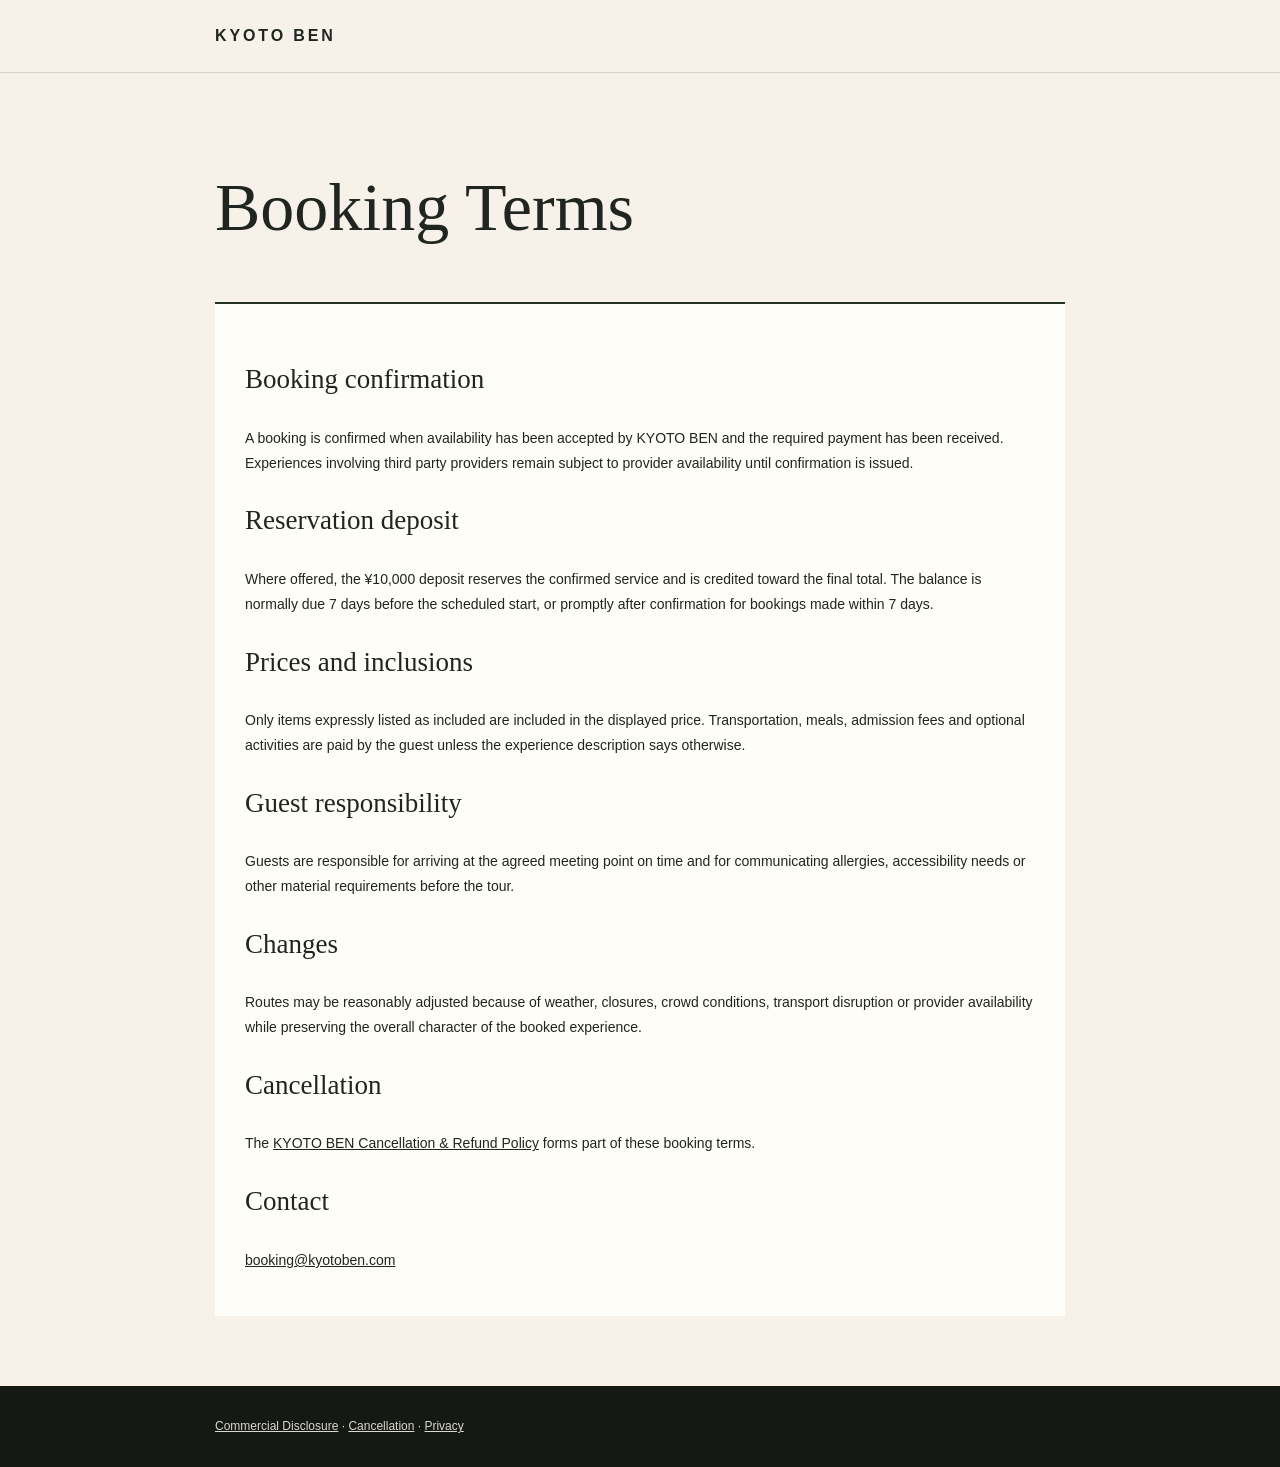
<file: terms.html>
<!doctype html><html lang="en"><head><meta charset="utf-8"><meta name="viewport" content="width=device-width,initial-scale=1"><title>Booking Terms | KYOTO BEN</title><style>body{margin:0;background:#f6f2e9;color:#20251f;font-family:Arial,sans-serif;line-height:1.75}.wrap{width:min(850px,calc(100% - 36px));margin:auto}header{padding:22px 0;border-bottom:1px solid #d9d3c8}a{color:inherit}.brand{font-weight:700;letter-spacing:.18em;text-decoration:none}.hero{padding:75px 0 35px}h1{font-family:Georgia,serif;font-size:clamp(42px,7vw,68px);font-weight:400;margin:0}.card{background:#fffdf8;border-top:2px solid #253126;padding:30px;margin-bottom:70px}.card h2{font-family:Georgia,serif;font-weight:400;font-size:27px}.card p{font-size:14px}footer{background:#151914;color:#ddd7cb;padding:30px 0;font-size:12px}</style></head><body><header><div class="wrap"><a class="brand" href="index.html">KYOTO BEN</a></div></header><main class="wrap"><div class="hero"><h1>Booking Terms</h1></div><div class="card"><h2>Booking confirmation</h2><p>A booking is confirmed when availability has been accepted by KYOTO BEN and the required payment has been received. Experiences involving third party providers remain subject to provider availability until confirmation is issued.</p><h2>Reservation deposit</h2><p>Where offered, the ¥10,000 deposit reserves the confirmed service and is credited toward the final total. The balance is normally due 7 days before the scheduled start, or promptly after confirmation for bookings made within 7 days.</p><h2>Prices and inclusions</h2><p>Only items expressly listed as included are included in the displayed price. Transportation, meals, admission fees and optional activities are paid by the guest unless the experience description says otherwise.</p><h2>Guest responsibility</h2><p>Guests are responsible for arriving at the agreed meeting point on time and for communicating allergies, accessibility needs or other material requirements before the tour.</p><h2>Changes</h2><p>Routes may be reasonably adjusted because of weather, closures, crowd conditions, transport disruption or provider availability while preserving the overall character of the booked experience.</p><h2>Cancellation</h2><p>The <a href="cancellation.html">KYOTO BEN Cancellation & Refund Policy</a> forms part of these booking terms.</p><h2>Contact</h2><p><a href="mailto:booking@kyotoben.com">booking@kyotoben.com</a></p></div></main><footer><div class="wrap"><a href="commercial-disclosure.html">Commercial Disclosure</a> · <a href="cancellation.html">Cancellation</a> · <a href="privacy.html">Privacy</a></div></footer></body></html>
</file>
<file: tour-pages.css>
:root{--ink:#1d231e;--deep:#1f2921;--paper:#f5f0e6;--red:#a34331;--muted:#626b62}*{box-sizing:border-box}html{scroll-behavior:smooth}body{margin:0;background:var(--paper);color:var(--ink);font-family:'DM Sans',Arial,sans-serif;line-height:1.75}a{color:inherit}nav{display:flex;align-items:center;justify-content:space-between;gap:22px;max-width:1150px;margin:auto;padding:22px 25px}nav .logo{text-decoration:none;letter-spacing:.2em;font-weight:700}nav .links{display:flex;gap:20px;font-size:13px}nav a{text-decoration:none}nav a:hover{text-decoration:underline}.hero{display:grid;grid-template-columns:1fr 1fr;min-height:580px}.hero-copy{padding:90px max(26px,calc((100vw - 1150px)/2)) 70px max(26px,calc((100vw - 1150px)/2));padding-right:40px;display:flex;flex-direction:column;justify-content:center}.eyebrow{text-transform:uppercase;letter-spacing:.22em;font-size:11px;color:var(--red);font-weight:bold}h1,h2,h3{font-family:'Libre Caslon Display',Georgia,serif;font-weight:400;line-height:1.07}h1{font-size:clamp(48px,5vw,78px);margin:16px 0 24px}h2{font-size:clamp(36px,4vw,56px)}h3{font-size:30px}.hero-copy p{font-size:17px;color:#505950}.hero img{width:100%;height:100%;object-fit:cover;max-height:720px}.btn{display:inline-block;padding:13px 22px;background:var(--deep);color:white;text-decoration:none;font-size:13px;min-height:48px;text-align:center;border:1px solid var(--deep)}.btn.alt{background:transparent;color:var(--deep)}.actions{display:flex;gap:10px;flex-wrap:wrap;margin-top:24px}.wrap{max-width:1050px;margin:auto;padding:78px 25px}.grid{display:grid;grid-template-columns:1fr 1fr;gap:55px}.facts{display:grid;grid-template-columns:repeat(3,1fr);gap:12px;margin:20px 0}.fact{border-top:1px solid #aaa;padding-top:12px;font-size:12px;color:var(--muted)}.fact strong{display:block;font-size:18px;color:var(--ink)}.note{background:#fffaf0;padding:23px 26px;border-left:3px solid var(--red)}.faq details{border-top:1px solid #c7c6bd;padding:16px 0}.faq summary{font-weight:600;cursor:pointer}.faq p{color:var(--muted)}.photo{width:100%;height:360px;object-fit:cover}.end{background:var(--deep);color:white;padding:65px 25px;text-align:center}.end h2{margin:10px 0}.end .btn{background:var(--paper);color:var(--deep)}footer{padding:30px;text-align:center;font-size:12px}.mobile-cta{display:none}@media(max-width:720px){body{padding-bottom:76px}nav .links{gap:10px;font-size:11px}nav .links a:nth-child(2){display:none}.hero,.grid{grid-template-columns:1fr}.hero-copy{padding:50px 22px}.hero img{height:360px}.wrap{padding:48px 22px}.facts{grid-template-columns:1fr 1fr}.mobile-cta{display:block;position:fixed;bottom:0;left:0;right:0;padding:10px 15px calc(10px + env(safe-area-inset-bottom));background:var(--paper);box-shadow:0 -3px 18px #0002;z-index:10}.mobile-cta .btn{display:block}}
</file>
